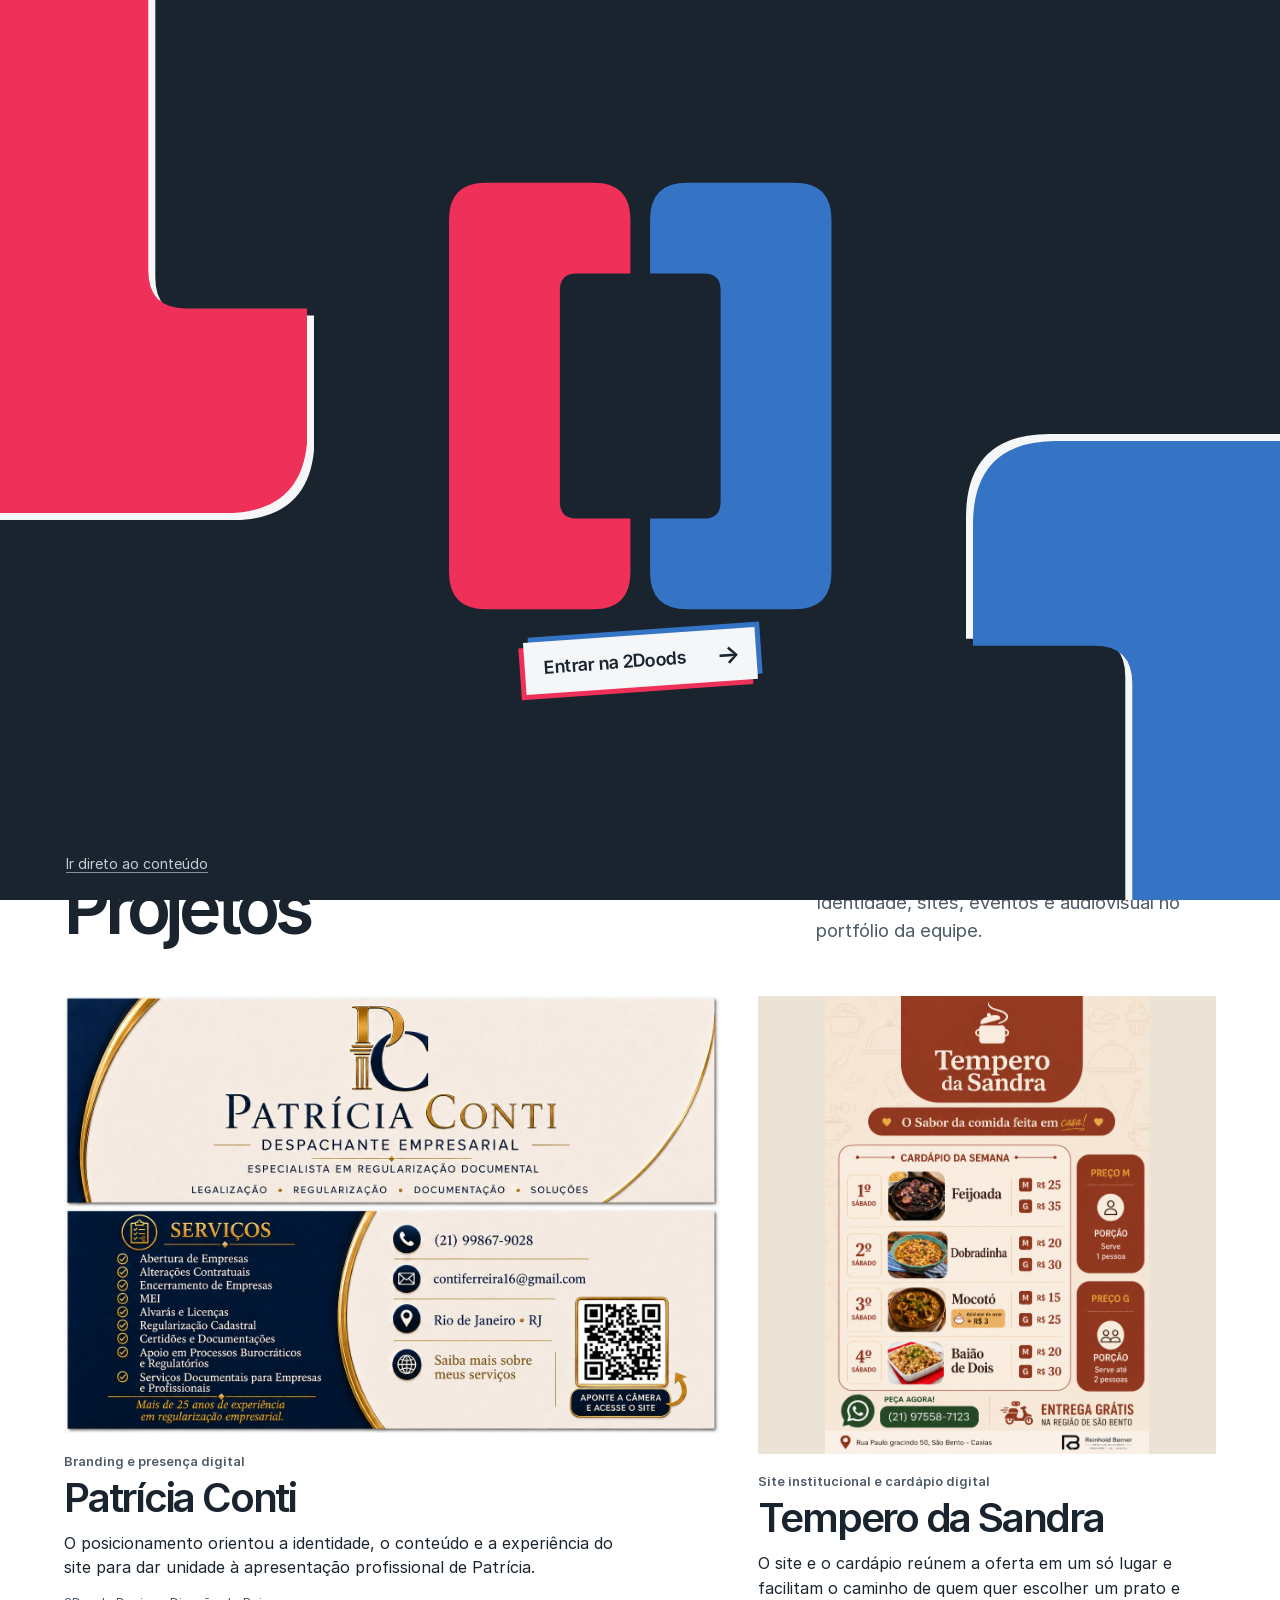
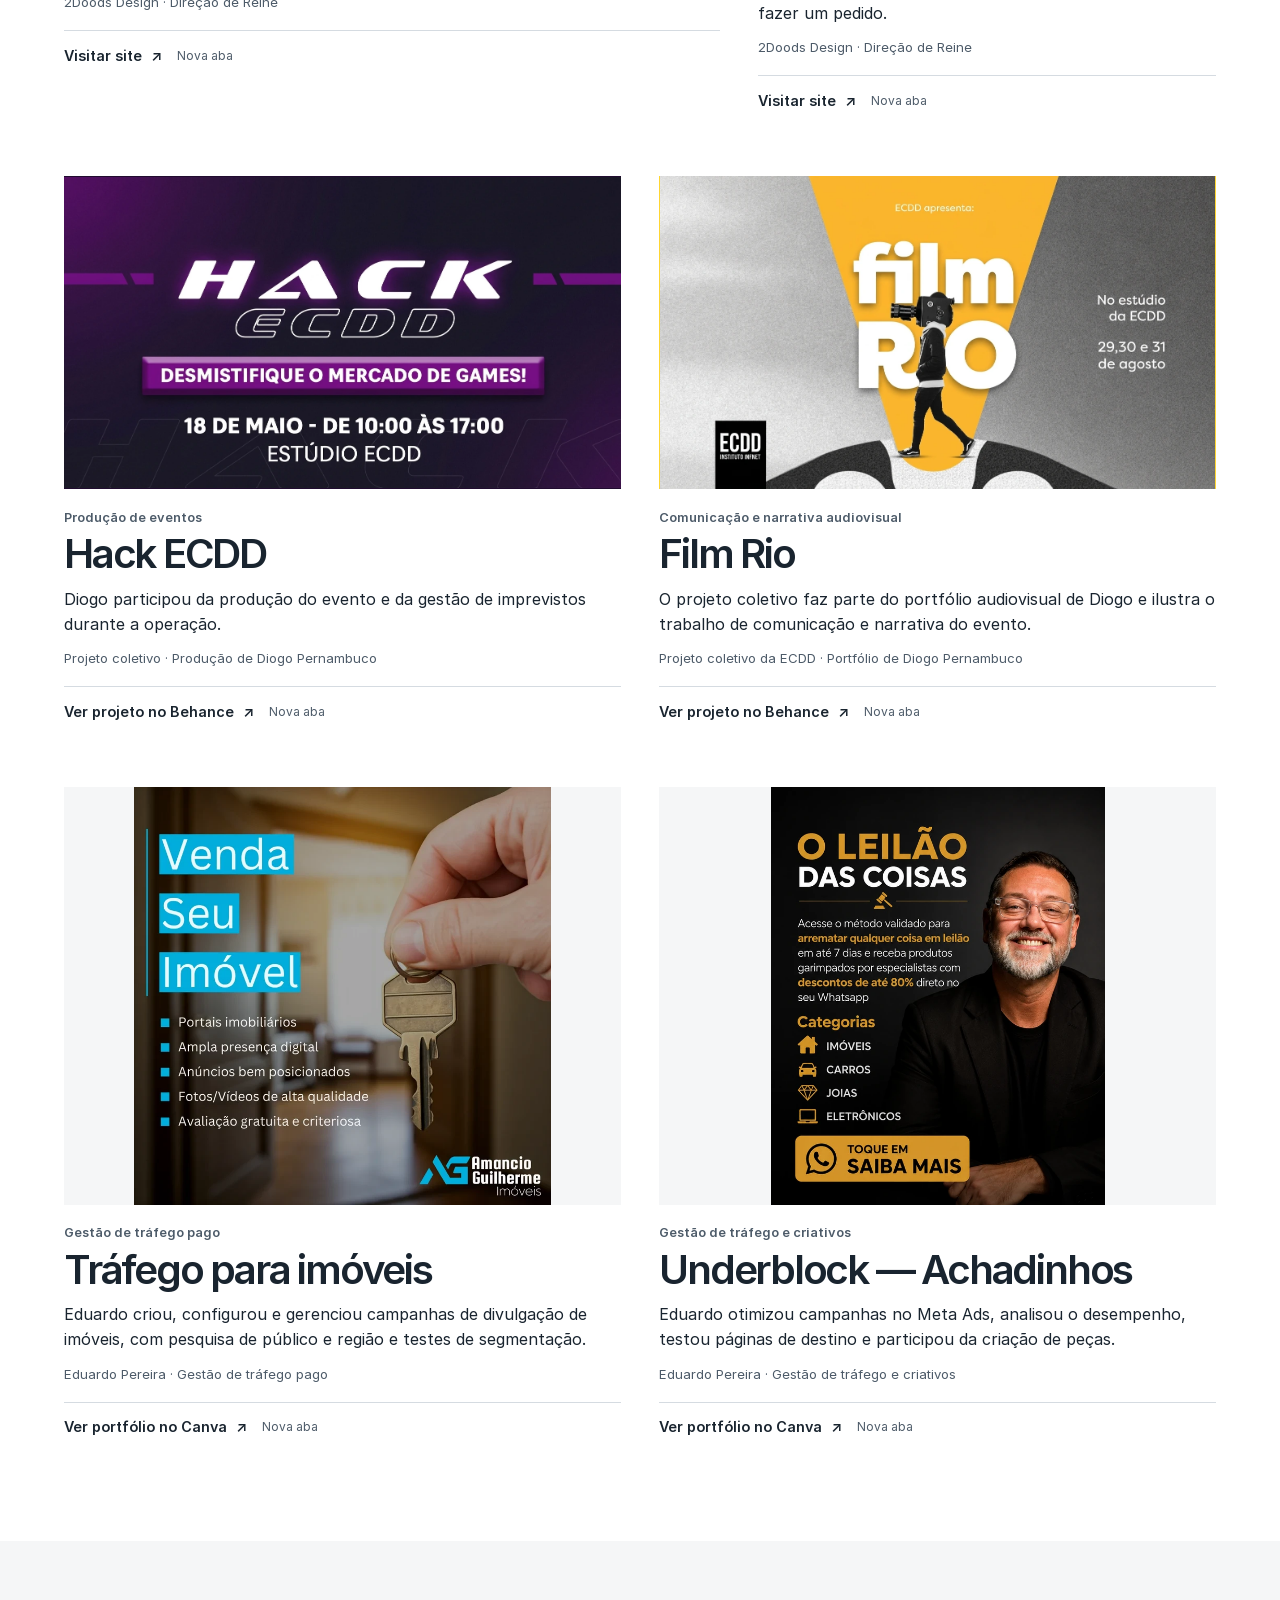
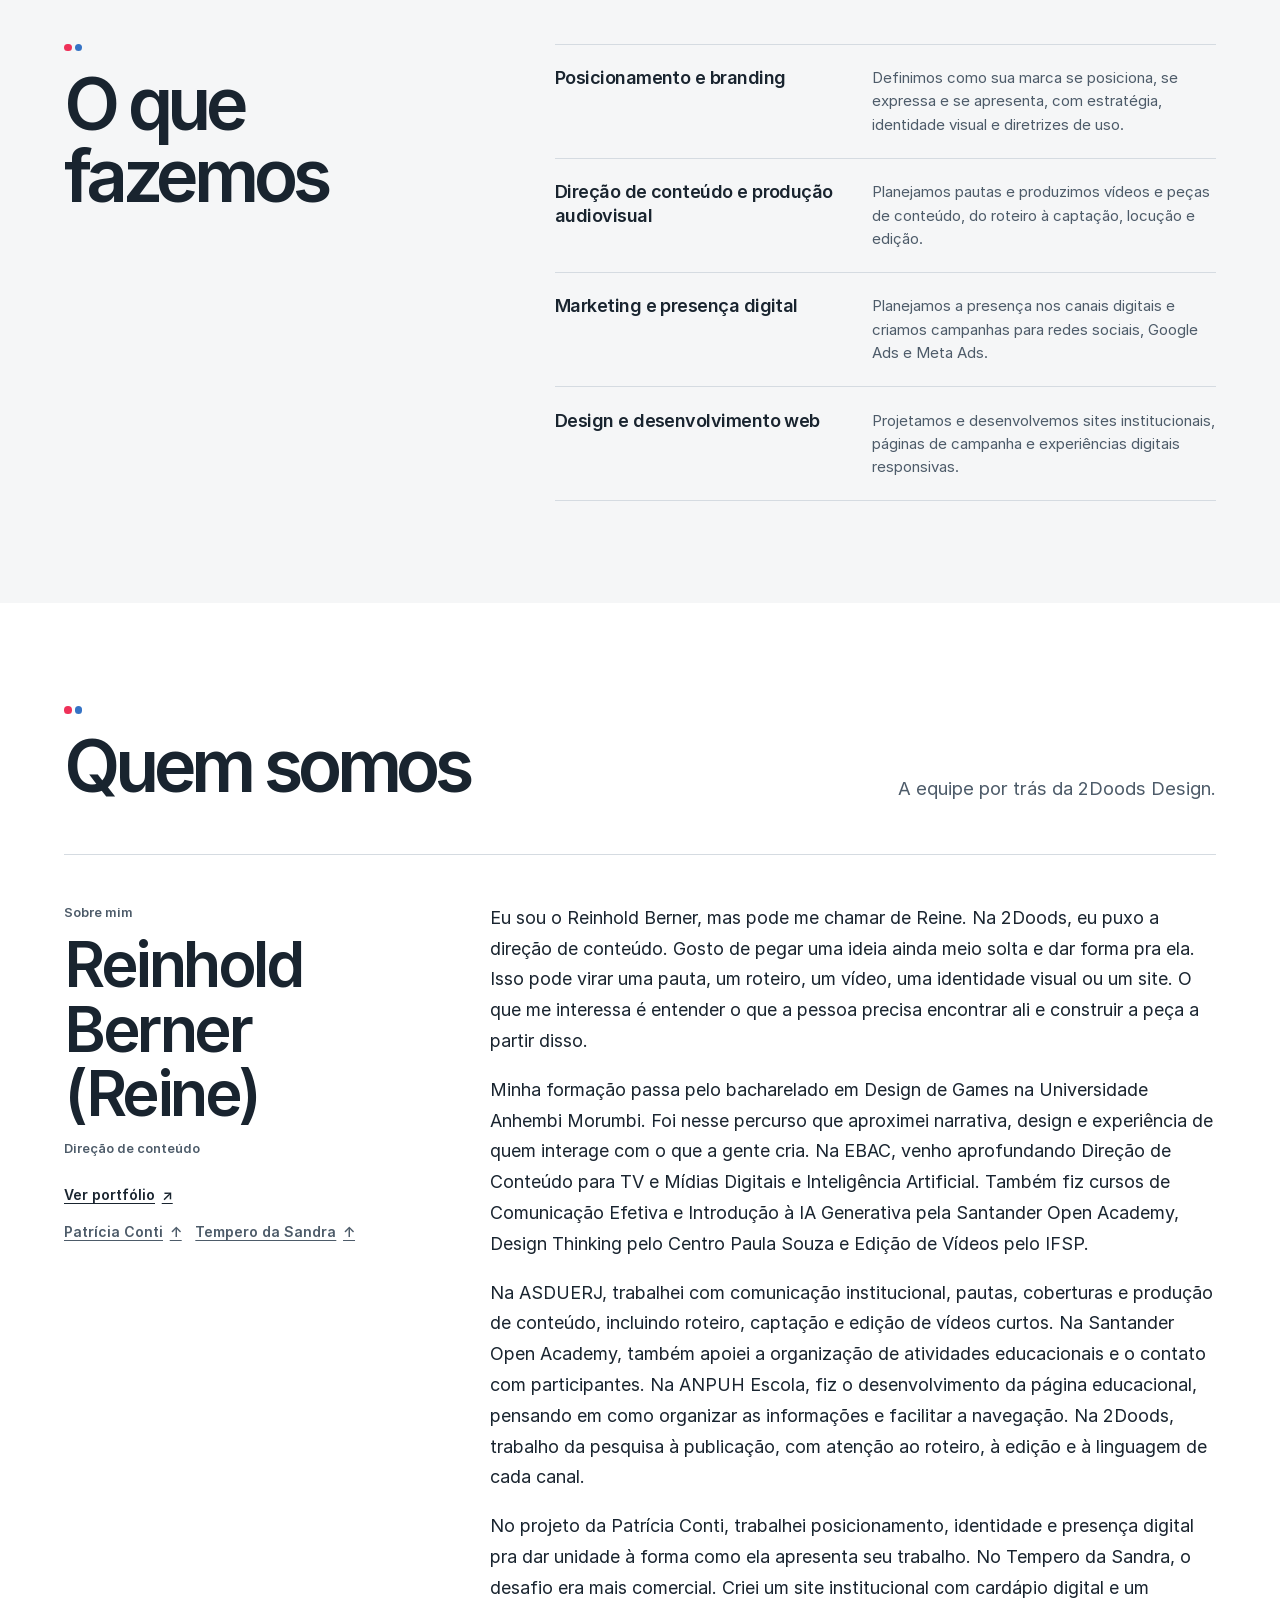
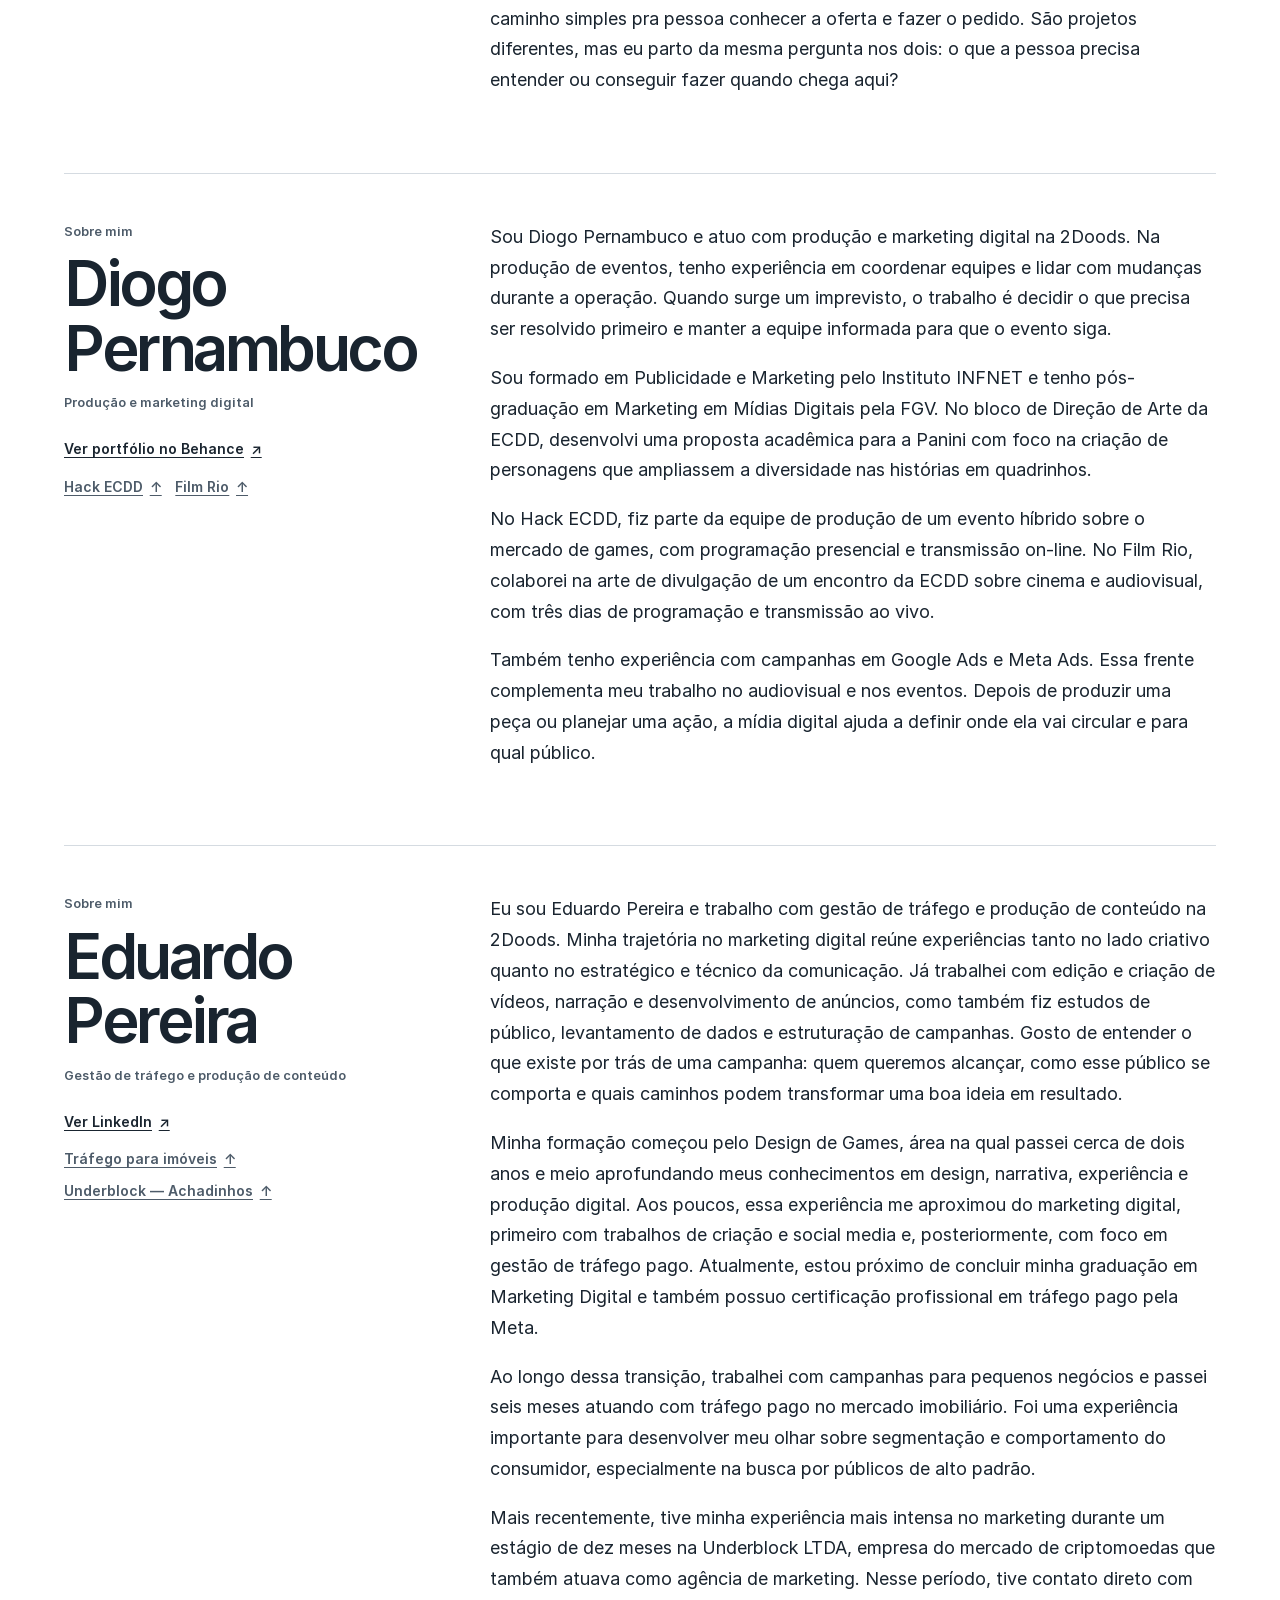
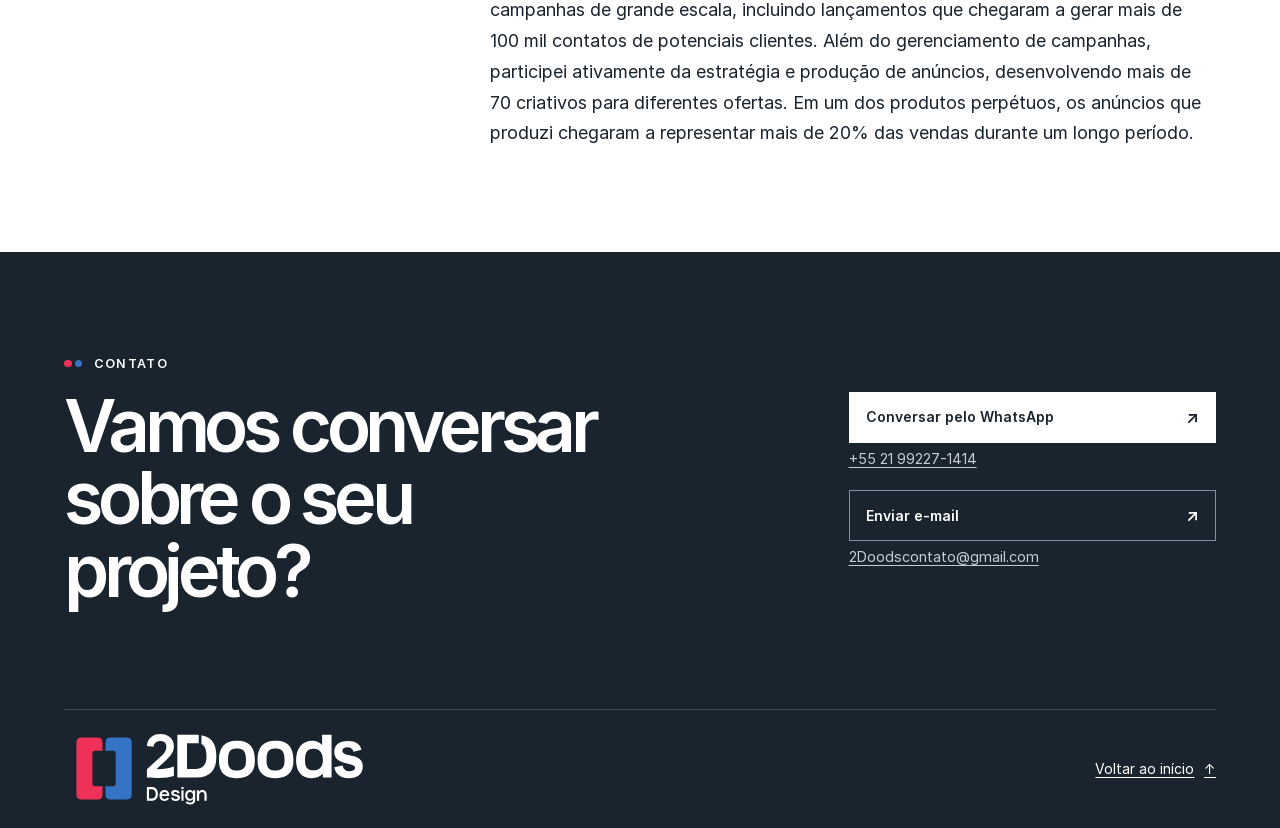
<file: index.html>
<!doctype html>
<html lang="pt-BR">
<head>
  <meta charset="utf-8">
  <meta name="viewport" content="width=device-width, initial-scale=1">
  <meta name="theme-color" content="#19242F">
  <meta name="description" content="A 2Doods Design é um estúdio criativo que desenvolve marcas, conteúdo e experiências digitais. Conheça a equipe e os projetos.">
  <title>2Doods Design — Direção de conteúdo, design e audiovisual</title>
  <link rel="icon" href="assets/brand/simbolo.svg" type="image/svg+xml">
  <link rel="preload" href="assets/brand/Inter-SemiBold.woff2" as="font" type="font/woff2" crossorigin>
  <link rel="stylesheet" href="site.css">
  <link rel="stylesheet" href="intro.css">
  <script src="intro.js"></script>
</head>
<body>
  <a class="atalho-conteudo" href="#conteudo">Ir direto ao conteúdo</a>
  <div class="abertura" id="abertura"></div>

  <div id="site">
    <header class="site-header">
      <div class="shell header-inner">
        <a class="home-link" href="#inicio" aria-label="2Doods Design, início">
          <img class="header-logo" src="assets/brand/logo-dark.svg" width="1660" height="470" alt="">
          <img class="header-symbol" src="assets/brand/simbolo.svg" width="420" height="460" alt="">
        </a>
        <nav aria-label="Menu principal">
          <ul class="nav-links">
            <li><a href="#projetos">Projetos</a></li>
            <li><a href="#o-que-fazemos">O que fazemos</a></li>
            <li><a href="#quem-somos">Quem somos</a></li>
            <li><a class="nav-contact" href="#contato">Contato <span aria-hidden="true">↗</span></a></li>
          </ul>
        </nav>
      </div>
    </header>

    <main id="conteudo" tabindex="-1">
      <section class="hero" id="inicio" aria-labelledby="titulo">
        <div class="shell hero-inner">
          <div class="hero-copy">
            <p class="kicker"><span class="brand-dots" aria-hidden="true"></span> Estúdio criativo</p>
            <h1 id="titulo">Direção de conteúdo, design e audiovisual</h1>
            <p class="hero-description">Somos a 2Doods Design. Desenvolvemos marcas, conteúdo e experiências digitais.</p>
            <div class="actions">
              <a class="button button-light" href="#projetos">Ver projetos <span aria-hidden="true">↓</span></a>
              <a class="button button-outline" href="#contato">Falar com a 2Doods <span aria-hidden="true">↗</span></a>
            </div>
          </div>
          <div class="hero-art" aria-hidden="true">
            <img src="assets/brand/simbolo.svg" width="420" height="460" alt="">
          </div>
        </div>
      </section>

      <section class="work section-pad" id="projetos" aria-labelledby="titulo-projetos" data-reveal>
        <div class="shell">
          <div class="section-heading work-heading">
            <h2 id="titulo-projetos"><span class="brand-dots" aria-hidden="true"></span>Projetos</h2>
            <p>Identidade, sites, eventos e audiovisual no portfólio da equipe.</p>
          </div>

          <div class="work-grid">
            <article class="project" id="patricia-conti" aria-labelledby="titulo-patricia">
              <a class="project-link" href="https://patriciacontilegalizacao.netlify.app" target="_blank" rel="noopener" aria-labelledby="titulo-patricia acao-patricia nova-aba-patricia">
                <figure class="project-media project-patricia">
                  <img src="assets/portfolio/patricia-conti.webp" width="1536" height="1024" alt="Identidade visual e apresentação de serviços de Patrícia Conti em azul e dourado" decoding="async">
                </figure>
                <div class="project-copy">
                  <p class="project-category">Branding e presença digital</p>
                  <h3 id="titulo-patricia">Patrícia Conti</h3>
                  <p>O posicionamento orientou a identidade, o conteúdo e a experiência do site para dar unidade à apresentação profissional de Patrícia.</p>
                  <p class="project-credit">2Doods Design · Direção de Reine</p>
                  <p class="project-action"><span class="project-cta" id="acao-patricia">Visitar site <span class="link-arrow" aria-hidden="true">↗</span></span><span class="new-tab" id="nova-aba-patricia">Nova aba</span></p>
                </div>
              </a>
            </article>

            <article class="project" id="tempero-da-sandra" aria-labelledby="titulo-tempero">
              <a class="project-link" href="https://tempero-da-sandra.netlify.app" target="_blank" rel="noopener" aria-labelledby="titulo-tempero acao-tempero nova-aba-tempero">
                <figure class="project-media project-tempero">
                  <img src="assets/portfolio/tempero-da-sandra.webp" width="1414" height="2000" alt="Cardápio semanal do Tempero da Sandra com fotos de pratos e orientações para fazer o pedido" decoding="async">
                </figure>
                <div class="project-copy">
                  <p class="project-category">Site institucional e cardápio digital</p>
                  <h3 id="titulo-tempero">Tempero da Sandra</h3>
                  <p>O site e o cardápio reúnem a oferta em um só lugar e facilitam o caminho de quem quer escolher um prato e fazer um pedido.</p>
                  <p class="project-credit">2Doods Design · Direção de Reine</p>
                  <p class="project-action"><span class="project-cta" id="acao-tempero">Visitar site <span class="link-arrow" aria-hidden="true">↗</span></span><span class="new-tab" id="nova-aba-tempero">Nova aba</span></p>
                </div>
              </a>
            </article>

            <article class="project" id="hack-ecdd" aria-labelledby="titulo-hack">
              <a class="project-link" href="https://www.behance.net/gallery/171322139/EVENTO-HACK-ECDD" target="_blank" rel="noopener" aria-labelledby="titulo-hack acao-hack nova-aba-hack">
                <figure class="project-media project-hack">
                  <img src="assets/portfolio/hack-ecdd.webp" width="1375" height="768" alt="Peça de divulgação do Hack ECDD em fundo roxo" loading="lazy" decoding="async">
                </figure>
                <div class="project-copy">
                  <p class="project-category">Produção de eventos</p>
                  <h3 id="titulo-hack">Hack ECDD</h3>
                  <p>Diogo participou da produção do evento e da gestão de imprevistos durante a operação.</p>
                  <p class="project-credit">Projeto coletivo · Produção de Diogo Pernambuco</p>
                  <p class="project-action"><span class="project-cta" id="acao-hack">Ver projeto no Behance <span class="link-arrow" aria-hidden="true">↗</span></span><span class="new-tab" id="nova-aba-hack">Nova aba</span></p>
                </div>
              </a>
            </article>

            <article class="project" id="film-rio" aria-labelledby="titulo-film">
              <a class="project-link" href="https://www.behance.net/gallery/182492529/Film-Rio" target="_blank" rel="noopener" aria-labelledby="titulo-film acao-film nova-aba-film">
                <figure class="project-media project-film">
                  <img src="assets/portfolio/film-rio.webp" width="1361" height="768" alt="Peça de divulgação do Film Rio em amarelo e cinza, com a marca da ECDD" loading="lazy" decoding="async">
                </figure>
                <div class="project-copy">
                  <p class="project-category">Comunicação e narrativa audiovisual</p>
                  <h3 id="titulo-film">Film Rio</h3>
                  <p>O projeto coletivo faz parte do portfólio audiovisual de Diogo e ilustra o trabalho de comunicação e narrativa do evento.</p>
                  <p class="project-credit">Projeto coletivo da ECDD · Portfólio de Diogo Pernambuco</p>
                  <p class="project-action"><span class="project-cta" id="acao-film">Ver projeto no Behance <span class="link-arrow" aria-hidden="true">↗</span></span><span class="new-tab" id="nova-aba-film">Nova aba</span></p>
                </div>
              </a>
            </article>

            <article class="project project-eduardo" id="trafego-para-imoveis" aria-labelledby="titulo-trafego">
              <a class="project-link" href="https://www.canva.com/design/DAHbGCrye1s/fLc60XoE1v8DyIJEagCycA/edit" target="_blank" rel="noopener" aria-labelledby="titulo-trafego acao-trafego nova-aba-trafego">
                <figure class="project-media project-trafego">
                  <img src="assets/portfolio/trafego-para-imoveis.webp" width="800" height="800" alt="Anúncio Venda Seu Imóvel da Amancio Guilherme Imóveis, com uma mão segurando chaves" loading="lazy" decoding="async">
                </figure>
                <div class="project-copy">
                  <p class="project-category">Gestão de tráfego pago</p>
                  <h3 id="titulo-trafego">Tráfego para imóveis</h3>
                  <p>Eduardo criou, configurou e gerenciou campanhas de divulgação de imóveis, com pesquisa de público e região e testes de segmentação.</p>
                  <p class="project-credit">Eduardo Pereira · Gestão de tráfego pago</p>
                  <p class="project-action"><span class="project-cta" id="acao-trafego">Ver portfólio no Canva <span class="link-arrow" aria-hidden="true">↗</span></span><span class="new-tab" id="nova-aba-trafego">Nova aba</span></p>
                </div>
              </a>
            </article>

            <article class="project project-eduardo" id="underblock-achadinhos" aria-labelledby="titulo-underblock">
              <a class="project-link" href="https://www.canva.com/design/DAHbGCrye1s/fLc60XoE1v8DyIJEagCycA/edit" target="_blank" rel="noopener" aria-labelledby="titulo-underblock acao-underblock nova-aba-underblock">
                <figure class="project-media project-underblock">
                  <img src="assets/portfolio/underblock-achadinhos.webp" width="640" height="800" alt="Peça de campanha de Underblock — Achadinhos, com um apresentador e texto sobre o produto" loading="lazy" decoding="async">
                </figure>
                <div class="project-copy">
                  <p class="project-category">Gestão de tráfego e criativos</p>
                  <h3 id="titulo-underblock">Underblock — Achadinhos</h3>
                  <p>Eduardo otimizou campanhas no Meta Ads, analisou o desempenho, testou páginas de destino e participou da criação de peças.</p>
                  <p class="project-credit">Eduardo Pereira · Gestão de tráfego e criativos</p>
                  <p class="project-action"><span class="project-cta" id="acao-underblock">Ver portfólio no Canva <span class="link-arrow" aria-hidden="true">↗</span></span><span class="new-tab" id="nova-aba-underblock">Nova aba</span></p>
                </div>
              </a>
            </article>
          </div>
        </div>
      </section>

      <section class="services section-pad" id="o-que-fazemos" aria-labelledby="titulo-servicos" data-reveal>
        <div class="shell services-layout">
          <div class="section-heading">
            <h2 id="titulo-servicos"><span class="brand-dots" aria-hidden="true"></span>O que fazemos</h2>
          </div>
          <dl class="service-list">
            <div class="service">
              <dt>Posicionamento e branding</dt>
              <dd>Definimos como sua marca se posiciona, se expressa e se apresenta, com estratégia, identidade visual e diretrizes de uso.</dd>
            </div>
            <div class="service">
              <dt>Direção de conteúdo e produção audiovisual</dt>
              <dd>Planejamos pautas e produzimos vídeos e peças de conteúdo, do roteiro à captação, locução e edição.</dd>
            </div>
            <div class="service">
              <dt>Marketing e presença digital</dt>
              <dd>Planejamos a presença nos canais digitais e criamos campanhas para redes sociais, Google Ads e Meta Ads.</dd>
            </div>
            <div class="service">
              <dt>Design e desenvolvimento web</dt>
              <dd>Projetamos e desenvolvemos sites institucionais, páginas de campanha e experiências digitais responsivas.</dd>
            </div>
          </dl>
        </div>
      </section>

      <section class="team section-pad" id="quem-somos" aria-labelledby="titulo-equipe" data-reveal>
        <div class="shell">
          <div class="section-heading team-heading">
            <h2 id="titulo-equipe"><span class="brand-dots" aria-hidden="true"></span>Quem somos</h2>
            <p>A equipe por trás da 2Doods Design.</p>
          </div>
          <article class="person person-feature" id="reine" aria-labelledby="titulo-reine">
            <div class="person-heading">
              <p class="person-label">Sobre mim</p>
              <h3 id="titulo-reine">Reinhold Berner (Reine)</h3>
              <p class="person-role">Direção de conteúdo</p>
            </div>
            <div class="person-bio">
              <p>Eu sou o Reinhold Berner, mas pode me chamar de Reine. Na 2Doods, eu puxo a direção de conteúdo. Gosto de pegar uma ideia ainda meio solta e dar forma pra ela. Isso pode virar uma pauta, um roteiro, um vídeo, uma identidade visual ou um site. O que me interessa é entender o que a pessoa precisa encontrar ali e construir a peça a partir disso.</p>
              <p>Minha formação passa pelo bacharelado em Design de Games na Universidade Anhembi Morumbi. Foi nesse percurso que aproximei narrativa, design e experiência de quem interage com o que a gente cria. Na EBAC, venho aprofundando Direção de Conteúdo para TV e Mídias Digitais e Inteligência Artificial. Também fiz cursos de Comunicação Efetiva e Introdução à IA Generativa pela Santander Open Academy, Design Thinking pelo Centro Paula Souza e Edição de Vídeos pelo IFSP.</p>
              <p>Na ASDUERJ, trabalhei com comunicação institucional, pautas, coberturas e produção de conteúdo, incluindo roteiro, captação e edição de vídeos curtos. Na Santander Open Academy, também apoiei a organização de atividades educacionais e o contato com participantes. Na ANPUH Escola, fiz o desenvolvimento da página educacional, pensando em como organizar as informações e facilitar a navegação. Na 2Doods, trabalho da pesquisa à publicação, com atenção ao roteiro, à edição e à linguagem de cada canal.</p>
              <p>No projeto da Patrícia Conti, trabalhei posicionamento, identidade e presença digital pra dar unidade à forma como ela apresenta seu trabalho. No Tempero da Sandra, o desafio era mais comercial. Criei um site institucional com cardápio digital e um caminho simples pra pessoa conhecer a oferta e fazer o pedido. São projetos diferentes, mas eu parto da mesma pergunta nos dois: o que a pessoa precisa entender ou conseguir fazer quando chega aqui?</p>
            </div>
            <div class="person-links">
              <a class="person-link" href="https://k1ngberner.github.io/produ-o-portfolio/" target="_blank" rel="noopener" aria-label="Ver portfólio de Reine em nova aba">Ver portfólio <span class="link-arrow" aria-hidden="true">↗</span></a>
              <ul class="person-projects" aria-label="Projetos de Reine">
                <li><a class="person-link" href="#patricia-conti">Patrícia Conti <span class="link-arrow" aria-hidden="true">↑</span></a></li>
                <li><a class="person-link" href="#tempero-da-sandra">Tempero da Sandra <span class="link-arrow" aria-hidden="true">↑</span></a></li>
              </ul>
            </div>
          </article>
          <article class="person person-feature" id="diogo" aria-labelledby="titulo-diogo">
            <div class="person-heading">
              <p class="person-label">Sobre mim</p>
              <h3 id="titulo-diogo">Diogo Pernambuco</h3>
              <p class="person-role">Produção e marketing digital</p>
            </div>
            <div class="person-bio">
              <p>Sou Diogo Pernambuco e atuo com produção e marketing digital na 2Doods. Na produção de eventos, tenho experiência em coordenar equipes e lidar com mudanças durante a operação. Quando surge um imprevisto, o trabalho é decidir o que precisa ser resolvido primeiro e manter a equipe informada para que o evento siga.</p>
              <p>Sou formado em Publicidade e Marketing pelo Instituto INFNET e tenho pós-graduação em Marketing em Mídias Digitais pela FGV. No bloco de Direção de Arte da ECDD, desenvolvi uma proposta acadêmica para a Panini com foco na criação de personagens que ampliassem a diversidade nas histórias em quadrinhos.</p>
              <p>No Hack ECDD, fiz parte da equipe de produção de um evento híbrido sobre o mercado de games, com programação presencial e transmissão on-line. No Film Rio, colaborei na arte de divulgação de um encontro da ECDD sobre cinema e audiovisual, com três dias de programação e transmissão ao vivo.</p>
              <p>Também tenho experiência com campanhas em Google Ads e Meta Ads. Essa frente complementa meu trabalho no audiovisual e nos eventos. Depois de produzir uma peça ou planejar uma ação, a mídia digital ajuda a definir onde ela vai circular e para qual público.</p>
            </div>
            <div class="person-links">
              <a class="person-link" href="https://www.behance.net/diogoalmeida32" target="_blank" rel="noopener" aria-label="Ver portfólio de Diogo Pernambuco no Behance em nova aba">Ver portfólio no Behance <span class="link-arrow" aria-hidden="true">↗</span></a>
              <ul class="person-projects" aria-label="Projetos de Diogo Pernambuco">
                <li><a class="person-link" href="#hack-ecdd">Hack ECDD <span class="link-arrow" aria-hidden="true">↑</span></a></li>
                <li><a class="person-link" href="#film-rio">Film Rio <span class="link-arrow" aria-hidden="true">↑</span></a></li>
              </ul>
            </div>
          </article>
          <article class="person person-feature" id="eduardo" aria-labelledby="titulo-eduardo">
            <div class="person-heading">
              <p class="person-label">Sobre mim</p>
              <h3 id="titulo-eduardo">Eduardo Pereira</h3>
              <p class="person-role">Gestão de tráfego e produção de conteúdo</p>
            </div>
            <div class="person-bio">
              <p>Eu sou Eduardo Pereira e trabalho com gestão de tráfego e produção de conteúdo na 2Doods. Minha trajetória no marketing digital reúne experiências tanto no lado criativo quanto no estratégico e técnico da comunicação. Já trabalhei com edição e criação de vídeos, narração e desenvolvimento de anúncios, como também fiz estudos de público, levantamento de dados e estruturação de campanhas. Gosto de entender o que existe por trás de uma campanha: quem queremos alcançar, como esse público se comporta e quais caminhos podem transformar uma boa ideia em resultado.</p>
              <p>Minha formação começou pelo Design de Games, área na qual passei cerca de dois anos e meio aprofundando meus conhecimentos em design, narrativa, experiência e produção digital. Aos poucos, essa experiência me aproximou do marketing digital, primeiro com trabalhos de criação e social media e, posteriormente, com foco em gestão de tráfego pago. Atualmente, estou próximo de concluir minha graduação em Marketing Digital e também possuo certificação profissional em tráfego pago pela Meta.</p>
              <p>Ao longo dessa transição, trabalhei com campanhas para pequenos negócios e passei seis meses atuando com tráfego pago no mercado imobiliário. Foi uma experiência importante para desenvolver meu olhar sobre segmentação e comportamento do consumidor, especialmente na busca por públicos de alto padrão.</p>
              <p>Mais recentemente, tive minha experiência mais intensa no marketing durante um estágio de dez meses na Underblock LTDA, empresa do mercado de criptomoedas que também atuava como agência de marketing. Nesse período, tive contato direto com campanhas de grande escala, incluindo lançamentos que chegaram a gerar mais de 100 mil contatos de potenciais clientes. Além do gerenciamento de campanhas, participei ativamente da estratégia e produção de anúncios, desenvolvendo mais de 70 criativos para diferentes ofertas. Em um dos produtos perpétuos, os anúncios que produzi chegaram a representar mais de 20% das vendas durante um longo período.</p>
            </div>
            <div class="person-links">
              <a class="person-link" href="https://www.linkedin.com/in/oeduardopereira/" target="_blank" rel="noopener" aria-label="Ver LinkedIn de Eduardo Pereira em nova aba">Ver LinkedIn <span class="link-arrow" aria-hidden="true">↗</span></a>
              <ul class="person-projects" aria-label="Projetos de Eduardo Pereira">
                <li><a class="person-link" href="#trafego-para-imoveis">Tráfego para imóveis <span class="link-arrow" aria-hidden="true">↑</span></a></li>
                <li><a class="person-link" href="#underblock-achadinhos">Underblock — Achadinhos <span class="link-arrow" aria-hidden="true">↑</span></a></li>
              </ul>
            </div>
          </article>
        </div>
      </section>

      <section class="contact section-pad" id="contato" aria-labelledby="titulo-contato" data-reveal>
        <div class="shell contact-layout">
          <div>
            <p class="kicker"><span class="brand-dots" aria-hidden="true"></span> Contato</p>
            <h2 id="titulo-contato">Vamos conversar sobre o seu projeto?</h2>
          </div>
          <address class="contact-options">
            <div class="contact-option">
              <a class="button button-light" href="https://wa.me/5521992271414" target="_blank" rel="noopener noreferrer">Conversar pelo WhatsApp <span aria-hidden="true">↗</span></a>
              <a class="contact-detail" href="tel:+5521992271414">+55 21 99227-1414</a>
            </div>
            <div class="contact-option">
              <a class="button button-outline" href="mailto:2Doodscontato@gmail.com">Enviar e-mail <span aria-hidden="true">↗</span></a>
              <a class="contact-detail" href="mailto:2Doodscontato@gmail.com">2Doodscontato@gmail.com</a>
            </div>
          </address>
        </div>
      </section>
    </main>

    <footer class="site-footer">
      <div class="shell footer-inner">
        <img class="footer-logo" src="assets/brand/logo-dark.svg" width="1660" height="470" alt="2Doods Design">
        <img class="footer-symbol" src="assets/brand/simbolo.svg" width="420" height="460" alt="2Doods Design">
        <a href="#inicio">Voltar ao início <span aria-hidden="true">↑</span></a>
      </div>
    </footer>
  </div>
  <script>
    (() => {
      const header = document.querySelector('.site-header');
      const navigation = [...header.querySelectorAll('.nav-links a')].map((link) => ({
        link,
        section: document.getElementById(link.hash.slice(1)),
      }));
      let frame;

      function updateNavigation() {
        frame = undefined;
        const line = Math.max(header.offsetHeight + 32, window.innerHeight * .35);
        const atEnd = window.scrollY > 0 && window.scrollY + window.innerHeight >= document.documentElement.scrollHeight - 2;
        const current = atEnd ? navigation.at(-1) : navigation.findLast(({ section }) => section.getBoundingClientRect().top <= line);

        for (const item of navigation) {
          if (item === current) item.link.setAttribute('aria-current', 'location');
          else item.link.removeAttribute('aria-current');
        }
      }

      function requestUpdate() {
        if (frame === undefined) frame = requestAnimationFrame(updateNavigation);
      }

      window.addEventListener('scroll', requestUpdate, { passive: true });
      window.addEventListener('resize', requestUpdate);
      window.addEventListener('hashchange', requestUpdate);
      window.addEventListener('pageshow', requestUpdate);
      requestUpdate();

      const motion = window.matchMedia('(prefers-reduced-motion: reduce)');
      if (!('IntersectionObserver' in window) || motion.matches) return;

      const directTarget = document.querySelector(':target');
      const observer = new IntersectionObserver((entries) => {
        for (const { isIntersecting, target } of entries) {
          if (!isIntersecting) continue;
          observer.unobserve(target);
          if (motion.matches) continue;
          target.classList.add('section-entering');
          const [animation] = target.getAnimations();
          const finish = () => target.classList.remove('section-entering');
          if (animation) animation.finished.then(finish, finish);
          else finish();
        }
      }, { rootMargin: '0px 0px -10% 0px' });

      for (const section of document.querySelectorAll('[data-reveal]')) {
        if (!section.contains(directTarget)) observer.observe(section.querySelector('.shell'));
      }
    })();
  </script>
</body>
</html>
</file>
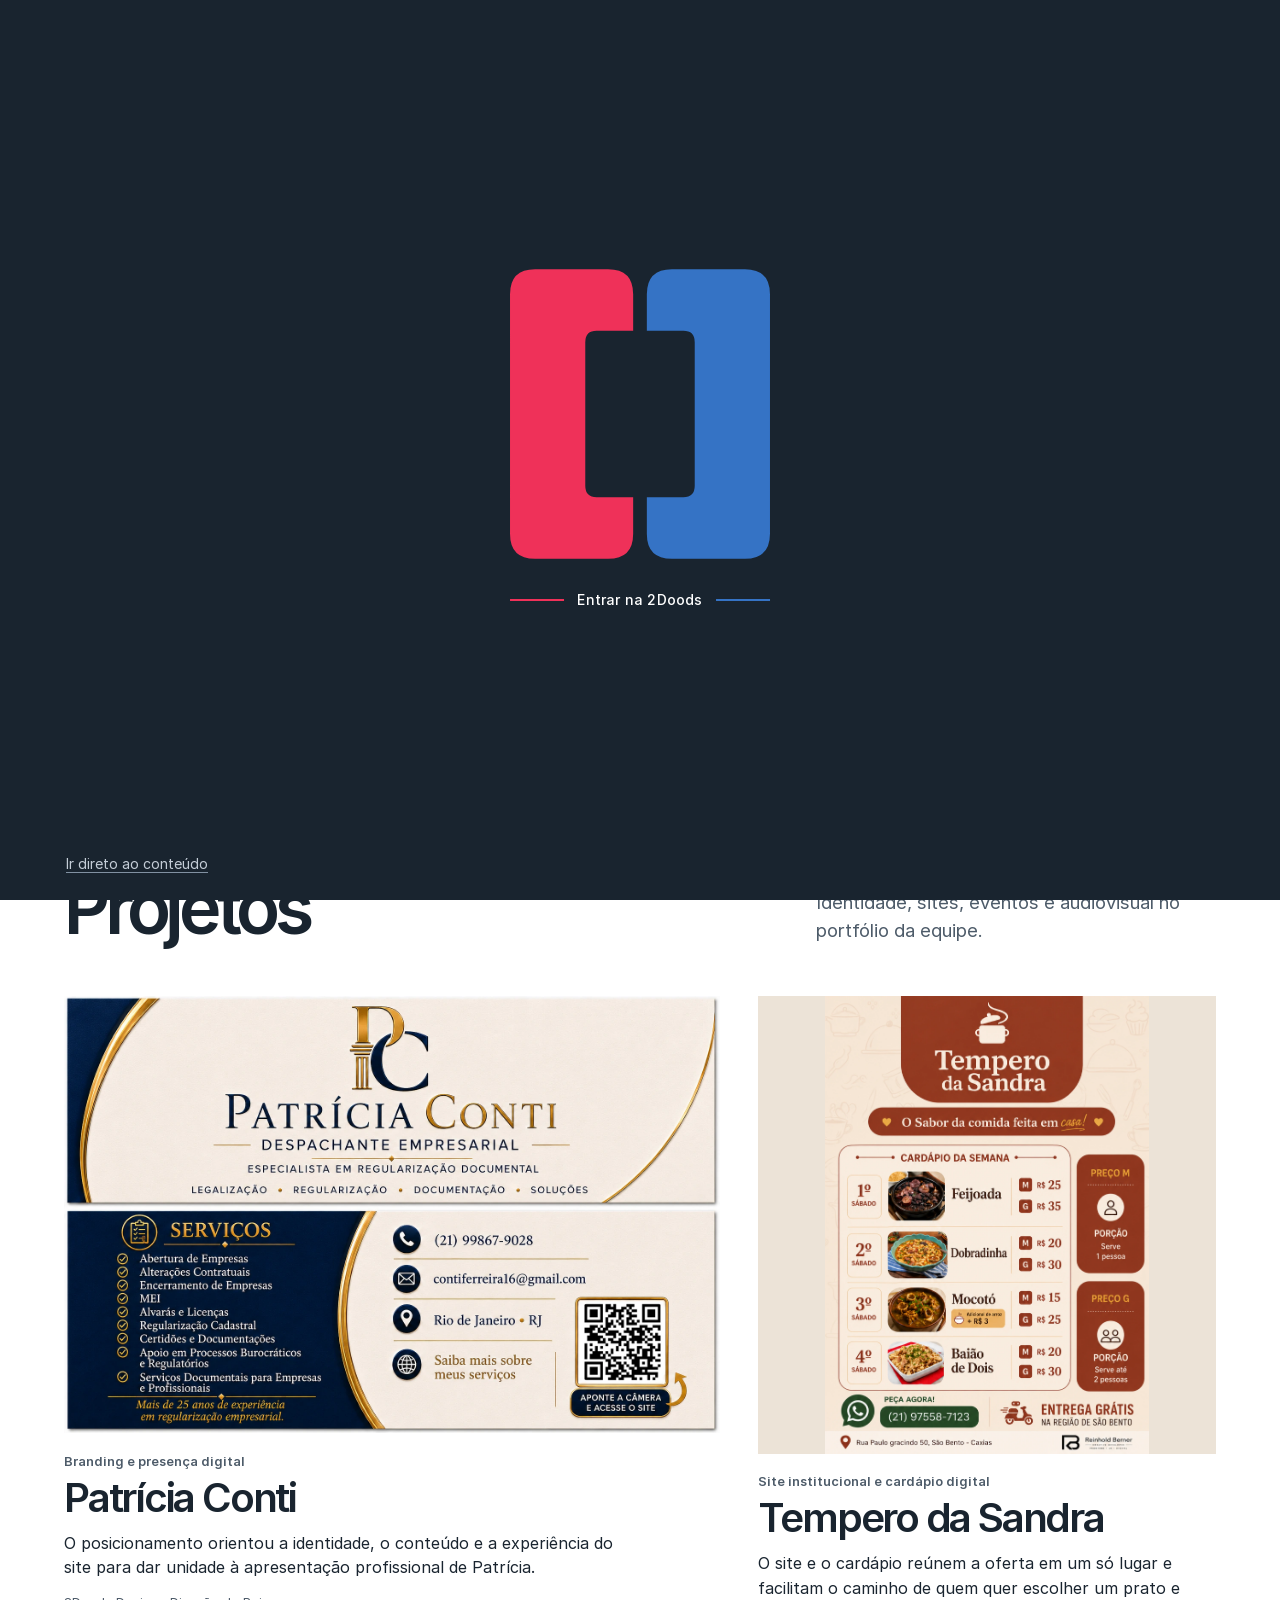
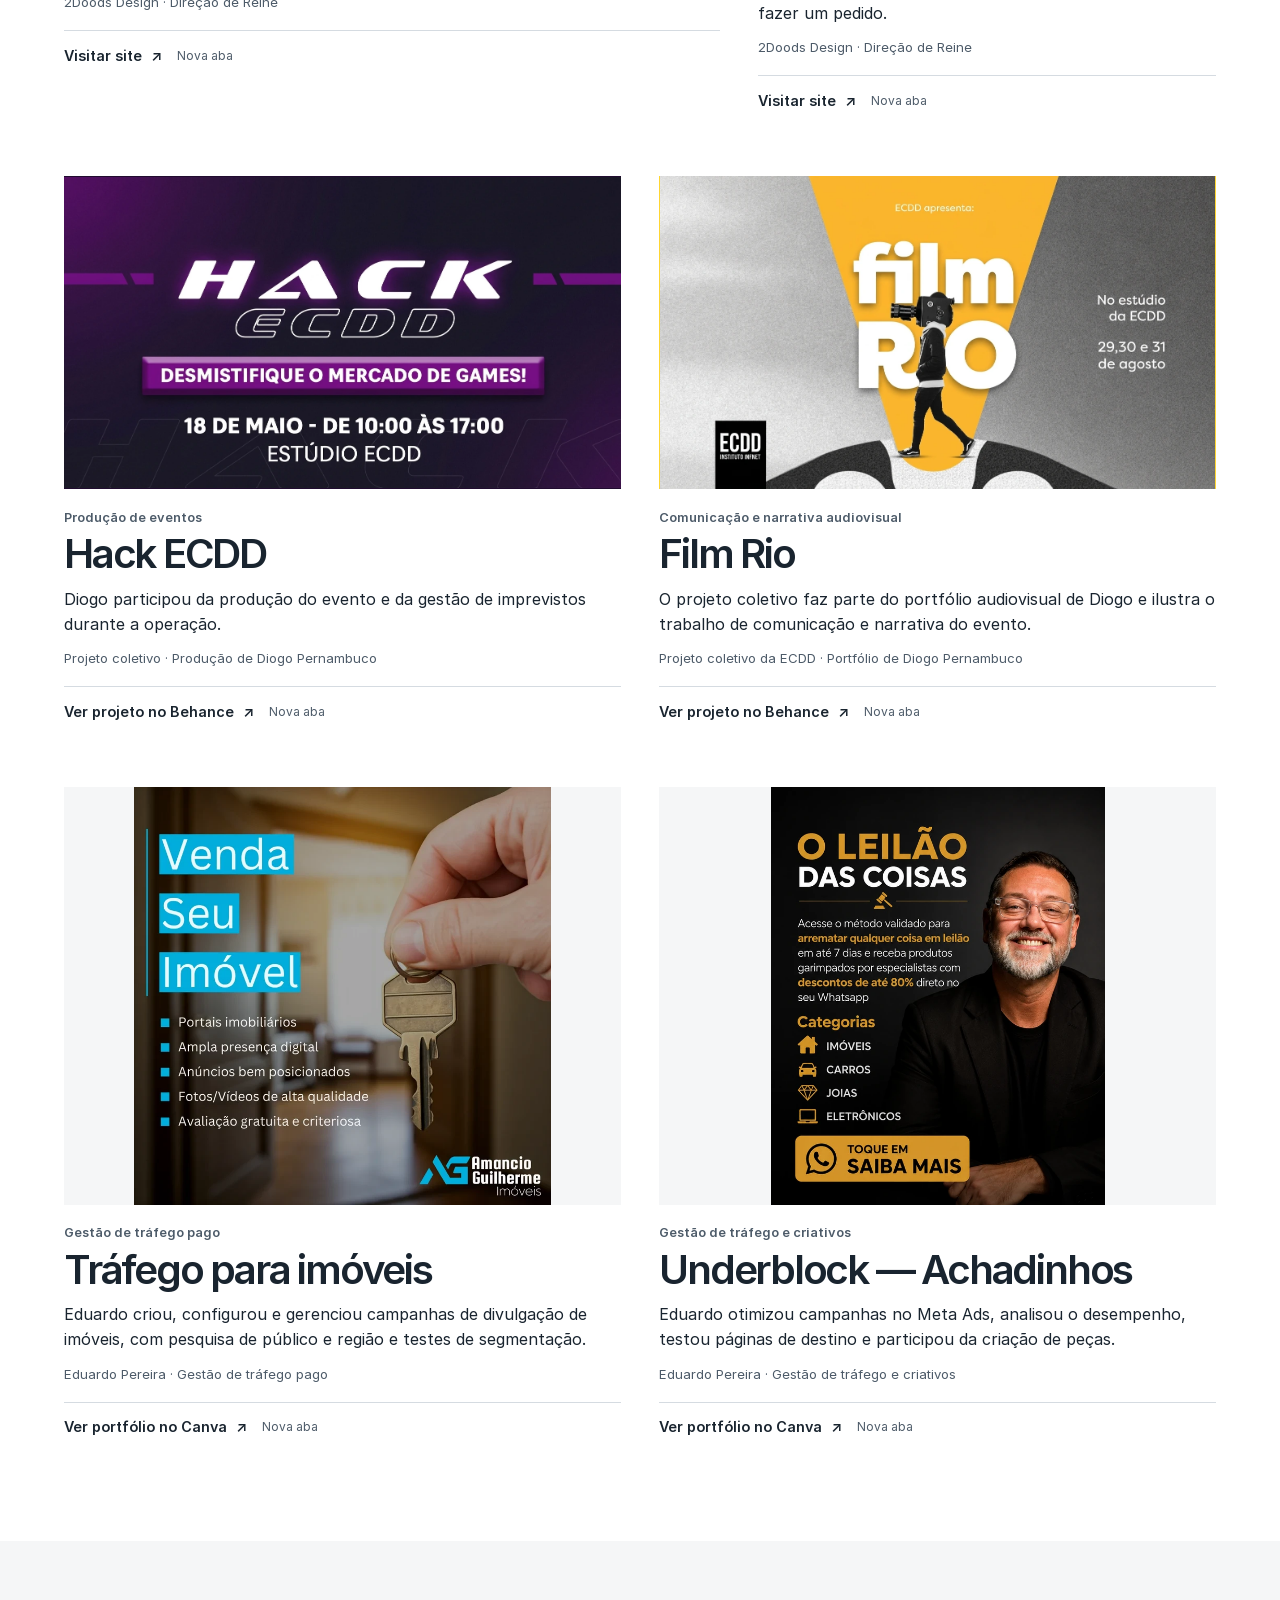
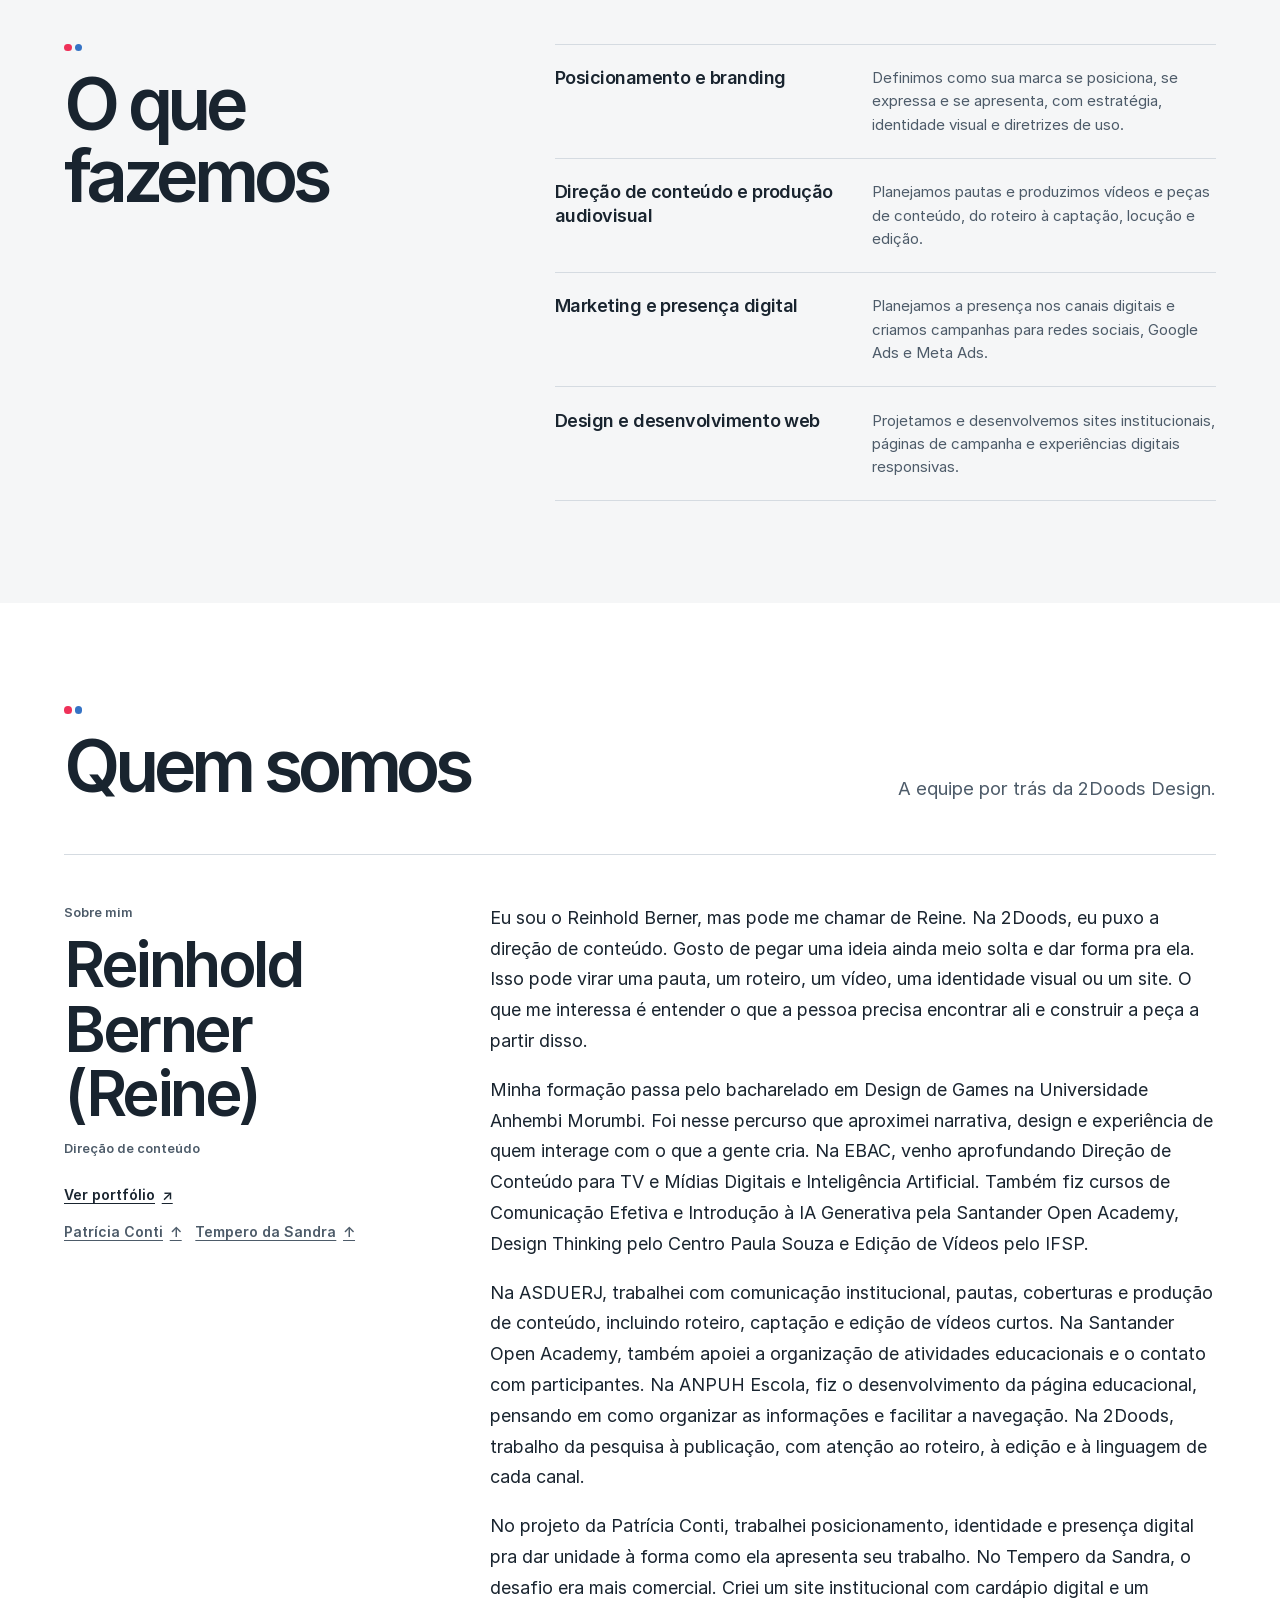
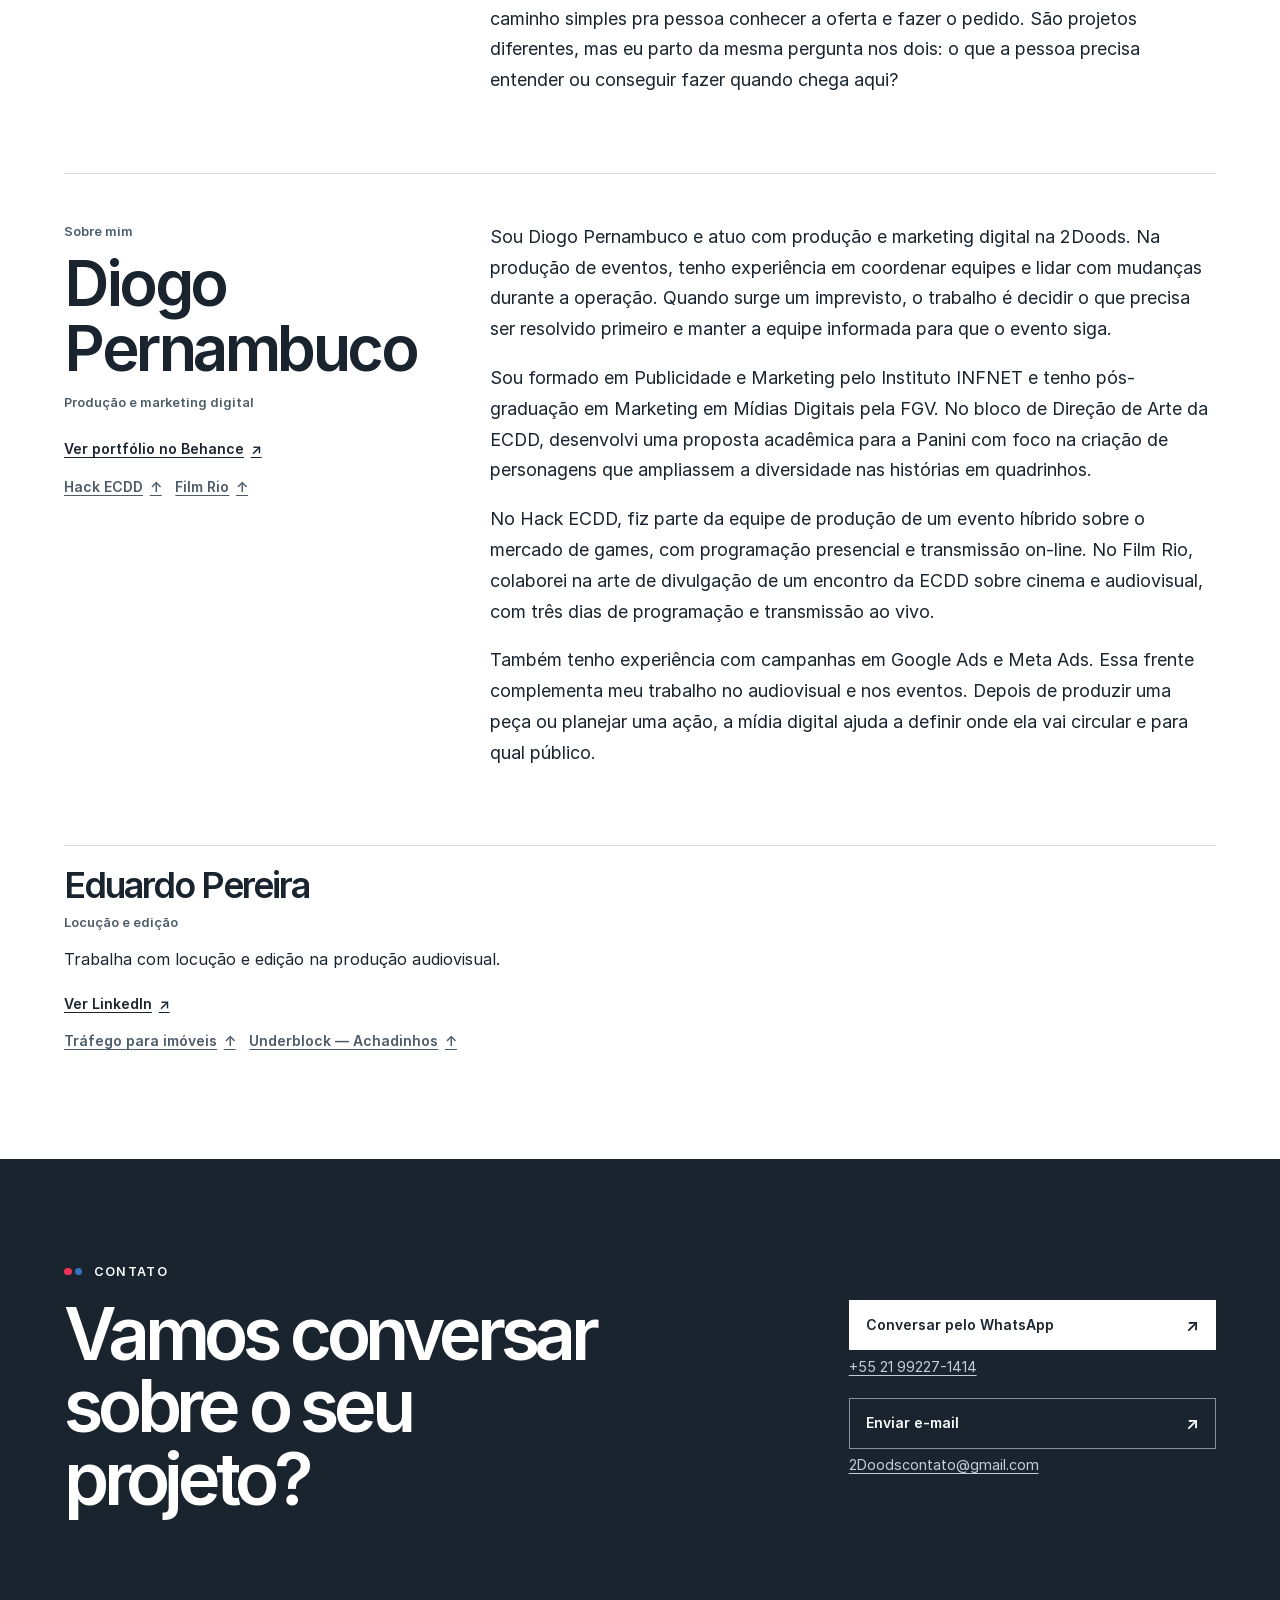
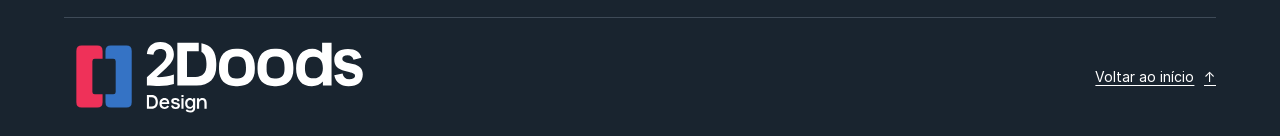
<file: 2Doods-Design-GitHub/index.html>
<!doctype html>
<html lang="pt-BR">
<head>
  <meta charset="utf-8">
  <meta name="viewport" content="width=device-width, initial-scale=1">
  <meta name="theme-color" content="#19242F">
  <meta name="description" content="A 2Doods Design é um estúdio criativo que desenvolve marcas, conteúdo e experiências digitais. Conheça a equipe e os projetos.">
  <title>2Doods Design — Direção de conteúdo, design e audiovisual</title>
  <link rel="icon" href="assets/brand/simbolo.svg" type="image/svg+xml">
  <link rel="preload" href="assets/brand/Inter-SemiBold.woff2" as="font" type="font/woff2" crossorigin>
  <link rel="stylesheet" href="site.css">
  <link rel="stylesheet" href="intro.css">
  <script src="intro.js"></script>
</head>
<body>
  <a class="atalho-conteudo" href="#conteudo">Ir direto ao conteúdo</a>
  <div class="abertura" id="abertura"></div>

  <div id="site">
    <header class="site-header">
      <div class="shell header-inner">
        <a class="home-link" href="#inicio" aria-label="2Doods Design, início">
          <img class="header-logo" src="assets/brand/logo-dark.svg" width="1660" height="470" alt="">
          <img class="header-symbol" src="assets/brand/simbolo.svg" width="420" height="460" alt="">
        </a>
        <nav aria-label="Menu principal">
          <ul class="nav-links">
            <li><a href="#projetos">Projetos</a></li>
            <li><a href="#o-que-fazemos">O que fazemos</a></li>
            <li><a href="#quem-somos">Quem somos</a></li>
            <li><a class="nav-contact" href="#contato">Contato <span aria-hidden="true">↗</span></a></li>
          </ul>
        </nav>
      </div>
    </header>

    <main id="conteudo" tabindex="-1">
      <section class="hero" id="inicio" aria-labelledby="titulo">
        <div class="shell hero-inner">
          <div class="hero-copy">
            <p class="kicker"><span class="brand-dots" aria-hidden="true"></span> Estúdio criativo</p>
            <h1 id="titulo">Direção de conteúdo, design e audiovisual</h1>
            <p class="hero-description">Somos a 2Doods Design. Desenvolvemos marcas, conteúdo e experiências digitais.</p>
            <div class="actions">
              <a class="button button-light" href="#projetos">Ver projetos <span aria-hidden="true">↓</span></a>
              <a class="button button-outline" href="#contato">Falar com a 2Doods <span aria-hidden="true">↗</span></a>
            </div>
          </div>
          <div class="hero-art" aria-hidden="true">
            <img src="assets/brand/simbolo.svg" width="420" height="460" alt="">
          </div>
        </div>
      </section>

      <section class="work section-pad" id="projetos" aria-labelledby="titulo-projetos" data-reveal>
        <div class="shell">
          <div class="section-heading work-heading">
            <h2 id="titulo-projetos"><span class="brand-dots" aria-hidden="true"></span>Projetos</h2>
            <p>Identidade, sites, eventos e audiovisual no portfólio da equipe.</p>
          </div>

          <div class="work-grid">
            <article class="project" id="patricia-conti" aria-labelledby="titulo-patricia">
              <a class="project-link" href="https://patriciacontilegalizacao.netlify.app" target="_blank" rel="noopener" aria-labelledby="titulo-patricia acao-patricia nova-aba-patricia">
                <figure class="project-media project-patricia">
                  <img src="assets/portfolio/patricia-conti.webp" width="1536" height="1024" alt="Identidade visual e apresentação de serviços de Patrícia Conti em azul e dourado" decoding="async">
                </figure>
                <div class="project-copy">
                  <p class="project-category">Branding e presença digital</p>
                  <h3 id="titulo-patricia">Patrícia Conti</h3>
                  <p>O posicionamento orientou a identidade, o conteúdo e a experiência do site para dar unidade à apresentação profissional de Patrícia.</p>
                  <p class="project-credit">2Doods Design · Direção de Reine</p>
                  <p class="project-action"><span class="project-cta" id="acao-patricia">Visitar site <span class="link-arrow" aria-hidden="true">↗</span></span><span class="new-tab" id="nova-aba-patricia">Nova aba</span></p>
                </div>
              </a>
            </article>

            <article class="project" id="tempero-da-sandra" aria-labelledby="titulo-tempero">
              <a class="project-link" href="https://tempero-da-sandra.netlify.app" target="_blank" rel="noopener" aria-labelledby="titulo-tempero acao-tempero nova-aba-tempero">
                <figure class="project-media project-tempero">
                  <img src="assets/portfolio/tempero-da-sandra.webp" width="1414" height="2000" alt="Cardápio semanal do Tempero da Sandra com fotos de pratos e orientações para fazer o pedido" decoding="async">
                </figure>
                <div class="project-copy">
                  <p class="project-category">Site institucional e cardápio digital</p>
                  <h3 id="titulo-tempero">Tempero da Sandra</h3>
                  <p>O site e o cardápio reúnem a oferta em um só lugar e facilitam o caminho de quem quer escolher um prato e fazer um pedido.</p>
                  <p class="project-credit">2Doods Design · Direção de Reine</p>
                  <p class="project-action"><span class="project-cta" id="acao-tempero">Visitar site <span class="link-arrow" aria-hidden="true">↗</span></span><span class="new-tab" id="nova-aba-tempero">Nova aba</span></p>
                </div>
              </a>
            </article>

            <article class="project" id="hack-ecdd" aria-labelledby="titulo-hack">
              <a class="project-link" href="https://www.behance.net/gallery/171322139/EVENTO-HACK-ECDD" target="_blank" rel="noopener" aria-labelledby="titulo-hack acao-hack nova-aba-hack">
                <figure class="project-media project-hack">
                  <img src="assets/portfolio/hack-ecdd.webp" width="1375" height="768" alt="Peça de divulgação do Hack ECDD em fundo roxo" loading="lazy" decoding="async">
                </figure>
                <div class="project-copy">
                  <p class="project-category">Produção de eventos</p>
                  <h3 id="titulo-hack">Hack ECDD</h3>
                  <p>Diogo participou da produção do evento e da gestão de imprevistos durante a operação.</p>
                  <p class="project-credit">Projeto coletivo · Produção de Diogo Pernambuco</p>
                  <p class="project-action"><span class="project-cta" id="acao-hack">Ver projeto no Behance <span class="link-arrow" aria-hidden="true">↗</span></span><span class="new-tab" id="nova-aba-hack">Nova aba</span></p>
                </div>
              </a>
            </article>

            <article class="project" id="film-rio" aria-labelledby="titulo-film">
              <a class="project-link" href="https://www.behance.net/gallery/182492529/Film-Rio" target="_blank" rel="noopener" aria-labelledby="titulo-film acao-film nova-aba-film">
                <figure class="project-media project-film">
                  <img src="assets/portfolio/film-rio.webp" width="1361" height="768" alt="Peça de divulgação do Film Rio em amarelo e cinza, com a marca da ECDD" loading="lazy" decoding="async">
                </figure>
                <div class="project-copy">
                  <p class="project-category">Comunicação e narrativa audiovisual</p>
                  <h3 id="titulo-film">Film Rio</h3>
                  <p>O projeto coletivo faz parte do portfólio audiovisual de Diogo e ilustra o trabalho de comunicação e narrativa do evento.</p>
                  <p class="project-credit">Projeto coletivo da ECDD · Portfólio de Diogo Pernambuco</p>
                  <p class="project-action"><span class="project-cta" id="acao-film">Ver projeto no Behance <span class="link-arrow" aria-hidden="true">↗</span></span><span class="new-tab" id="nova-aba-film">Nova aba</span></p>
                </div>
              </a>
            </article>

            <article class="project project-eduardo" id="trafego-para-imoveis" aria-labelledby="titulo-trafego">
              <a class="project-link" href="https://www.canva.com/design/DAHbGCrye1s/fLc60XoE1v8DyIJEagCycA/edit" target="_blank" rel="noopener" aria-labelledby="titulo-trafego acao-trafego nova-aba-trafego">
                <figure class="project-media project-trafego">
                  <img src="assets/portfolio/trafego-para-imoveis.webp" width="800" height="800" alt="Anúncio Venda Seu Imóvel da Amancio Guilherme Imóveis, com uma mão segurando chaves" loading="lazy" decoding="async">
                </figure>
                <div class="project-copy">
                  <p class="project-category">Gestão de tráfego pago</p>
                  <h3 id="titulo-trafego">Tráfego para imóveis</h3>
                  <p>Eduardo criou, configurou e gerenciou campanhas de divulgação de imóveis, com pesquisa de público e região e testes de segmentação.</p>
                  <p class="project-credit">Eduardo Pereira · Gestão de tráfego pago</p>
                  <p class="project-action"><span class="project-cta" id="acao-trafego">Ver portfólio no Canva <span class="link-arrow" aria-hidden="true">↗</span></span><span class="new-tab" id="nova-aba-trafego">Nova aba</span></p>
                </div>
              </a>
            </article>

            <article class="project project-eduardo" id="underblock-achadinhos" aria-labelledby="titulo-underblock">
              <a class="project-link" href="https://www.canva.com/design/DAHbGCrye1s/fLc60XoE1v8DyIJEagCycA/edit" target="_blank" rel="noopener" aria-labelledby="titulo-underblock acao-underblock nova-aba-underblock">
                <figure class="project-media project-underblock">
                  <img src="assets/portfolio/underblock-achadinhos.webp" width="640" height="800" alt="Peça de campanha de Underblock — Achadinhos, com um apresentador e texto sobre o produto" loading="lazy" decoding="async">
                </figure>
                <div class="project-copy">
                  <p class="project-category">Gestão de tráfego e criativos</p>
                  <h3 id="titulo-underblock">Underblock — Achadinhos</h3>
                  <p>Eduardo otimizou campanhas no Meta Ads, analisou o desempenho, testou páginas de destino e participou da criação de peças.</p>
                  <p class="project-credit">Eduardo Pereira · Gestão de tráfego e criativos</p>
                  <p class="project-action"><span class="project-cta" id="acao-underblock">Ver portfólio no Canva <span class="link-arrow" aria-hidden="true">↗</span></span><span class="new-tab" id="nova-aba-underblock">Nova aba</span></p>
                </div>
              </a>
            </article>
          </div>
        </div>
      </section>

      <section class="services section-pad" id="o-que-fazemos" aria-labelledby="titulo-servicos" data-reveal>
        <div class="shell services-layout">
          <div class="section-heading">
            <h2 id="titulo-servicos"><span class="brand-dots" aria-hidden="true"></span>O que fazemos</h2>
          </div>
          <dl class="service-list">
            <div class="service">
              <dt>Posicionamento e branding</dt>
              <dd>Definimos como sua marca se posiciona, se expressa e se apresenta, com estratégia, identidade visual e diretrizes de uso.</dd>
            </div>
            <div class="service">
              <dt>Direção de conteúdo e produção audiovisual</dt>
              <dd>Planejamos pautas e produzimos vídeos e peças de conteúdo, do roteiro à captação, locução e edição.</dd>
            </div>
            <div class="service">
              <dt>Marketing e presença digital</dt>
              <dd>Planejamos a presença nos canais digitais e criamos campanhas para redes sociais, Google Ads e Meta Ads.</dd>
            </div>
            <div class="service">
              <dt>Design e desenvolvimento web</dt>
              <dd>Projetamos e desenvolvemos sites institucionais, páginas de campanha e experiências digitais responsivas.</dd>
            </div>
          </dl>
        </div>
      </section>

      <section class="team section-pad" id="quem-somos" aria-labelledby="titulo-equipe" data-reveal>
        <div class="shell">
          <div class="section-heading team-heading">
            <h2 id="titulo-equipe"><span class="brand-dots" aria-hidden="true"></span>Quem somos</h2>
            <p>A equipe por trás da 2Doods Design.</p>
          </div>
          <article class="person person-feature" id="reine" aria-labelledby="titulo-reine">
            <div class="person-heading">
              <p class="person-label">Sobre mim</p>
              <h3 id="titulo-reine">Reinhold Berner (Reine)</h3>
              <p class="person-role">Direção de conteúdo</p>
            </div>
            <div class="person-bio">
              <p>Eu sou o Reinhold Berner, mas pode me chamar de Reine. Na 2Doods, eu puxo a direção de conteúdo. Gosto de pegar uma ideia ainda meio solta e dar forma pra ela. Isso pode virar uma pauta, um roteiro, um vídeo, uma identidade visual ou um site. O que me interessa é entender o que a pessoa precisa encontrar ali e construir a peça a partir disso.</p>
              <p>Minha formação passa pelo bacharelado em Design de Games na Universidade Anhembi Morumbi. Foi nesse percurso que aproximei narrativa, design e experiência de quem interage com o que a gente cria. Na EBAC, venho aprofundando Direção de Conteúdo para TV e Mídias Digitais e Inteligência Artificial. Também fiz cursos de Comunicação Efetiva e Introdução à IA Generativa pela Santander Open Academy, Design Thinking pelo Centro Paula Souza e Edição de Vídeos pelo IFSP.</p>
              <p>Na ASDUERJ, trabalhei com comunicação institucional, pautas, coberturas e produção de conteúdo, incluindo roteiro, captação e edição de vídeos curtos. Na Santander Open Academy, também apoiei a organização de atividades educacionais e o contato com participantes. Na ANPUH Escola, fiz o desenvolvimento da página educacional, pensando em como organizar as informações e facilitar a navegação. Na 2Doods, trabalho da pesquisa à publicação, com atenção ao roteiro, à edição e à linguagem de cada canal.</p>
              <p>No projeto da Patrícia Conti, trabalhei posicionamento, identidade e presença digital pra dar unidade à forma como ela apresenta seu trabalho. No Tempero da Sandra, o desafio era mais comercial. Criei um site institucional com cardápio digital e um caminho simples pra pessoa conhecer a oferta e fazer o pedido. São projetos diferentes, mas eu parto da mesma pergunta nos dois: o que a pessoa precisa entender ou conseguir fazer quando chega aqui?</p>
            </div>
            <div class="person-links">
              <a class="person-link" href="https://k1ngberner.github.io/produ-o-portfolio/" target="_blank" rel="noopener" aria-label="Ver portfólio de Reine em nova aba">Ver portfólio <span class="link-arrow" aria-hidden="true">↗</span></a>
              <ul class="person-projects" aria-label="Projetos de Reine">
                <li><a class="person-link" href="#patricia-conti">Patrícia Conti <span class="link-arrow" aria-hidden="true">↑</span></a></li>
                <li><a class="person-link" href="#tempero-da-sandra">Tempero da Sandra <span class="link-arrow" aria-hidden="true">↑</span></a></li>
              </ul>
            </div>
          </article>
          <article class="person person-feature" id="diogo" aria-labelledby="titulo-diogo">
            <div class="person-heading">
              <p class="person-label">Sobre mim</p>
              <h3 id="titulo-diogo">Diogo Pernambuco</h3>
              <p class="person-role">Produção e marketing digital</p>
            </div>
            <div class="person-bio">
              <p>Sou Diogo Pernambuco e atuo com produção e marketing digital na 2Doods. Na produção de eventos, tenho experiência em coordenar equipes e lidar com mudanças durante a operação. Quando surge um imprevisto, o trabalho é decidir o que precisa ser resolvido primeiro e manter a equipe informada para que o evento siga.</p>
              <p>Sou formado em Publicidade e Marketing pelo Instituto INFNET e tenho pós-graduação em Marketing em Mídias Digitais pela FGV. No bloco de Direção de Arte da ECDD, desenvolvi uma proposta acadêmica para a Panini com foco na criação de personagens que ampliassem a diversidade nas histórias em quadrinhos.</p>
              <p>No Hack ECDD, fiz parte da equipe de produção de um evento híbrido sobre o mercado de games, com programação presencial e transmissão on-line. No Film Rio, colaborei na arte de divulgação de um encontro da ECDD sobre cinema e audiovisual, com três dias de programação e transmissão ao vivo.</p>
              <p>Também tenho experiência com campanhas em Google Ads e Meta Ads. Essa frente complementa meu trabalho no audiovisual e nos eventos. Depois de produzir uma peça ou planejar uma ação, a mídia digital ajuda a definir onde ela vai circular e para qual público.</p>
            </div>
            <div class="person-links">
              <a class="person-link" href="https://www.behance.net/diogoalmeida32" target="_blank" rel="noopener" aria-label="Ver portfólio de Diogo Pernambuco no Behance em nova aba">Ver portfólio no Behance <span class="link-arrow" aria-hidden="true">↗</span></a>
              <ul class="person-projects" aria-label="Projetos de Diogo Pernambuco">
                <li><a class="person-link" href="#hack-ecdd">Hack ECDD <span class="link-arrow" aria-hidden="true">↑</span></a></li>
                <li><a class="person-link" href="#film-rio">Film Rio <span class="link-arrow" aria-hidden="true">↑</span></a></li>
              </ul>
            </div>
          </article>
          <article class="person" id="eduardo">
            <h3>Eduardo Pereira</h3>
            <p class="person-role">Locução e edição</p>
            <p>Trabalha com locução e edição na produção audiovisual.</p>
            <div class="person-links">
              <a class="person-link" href="https://www.linkedin.com/in/oeduardopereira/" target="_blank" rel="noopener" aria-label="Ver LinkedIn de Eduardo Pereira em nova aba">Ver LinkedIn <span class="link-arrow" aria-hidden="true">↗</span></a>
              <ul class="person-projects" aria-label="Projetos de Eduardo Pereira">
                <li><a class="person-link" href="#trafego-para-imoveis">Tráfego para imóveis <span class="link-arrow" aria-hidden="true">↑</span></a></li>
                <li><a class="person-link" href="#underblock-achadinhos">Underblock — Achadinhos <span class="link-arrow" aria-hidden="true">↑</span></a></li>
              </ul>
            </div>
          </article>
        </div>
      </section>

      <section class="contact section-pad" id="contato" aria-labelledby="titulo-contato" data-reveal>
        <div class="shell contact-layout">
          <div>
            <p class="kicker"><span class="brand-dots" aria-hidden="true"></span> Contato</p>
            <h2 id="titulo-contato">Vamos conversar sobre o seu projeto?</h2>
          </div>
          <address class="contact-options">
            <div class="contact-option">
              <a class="button button-light" href="https://wa.me/5521992271414" target="_blank" rel="noopener noreferrer">Conversar pelo WhatsApp <span aria-hidden="true">↗</span></a>
              <a class="contact-detail" href="tel:+5521992271414">+55 21 99227-1414</a>
            </div>
            <div class="contact-option">
              <a class="button button-outline" href="mailto:2Doodscontato@gmail.com">Enviar e-mail <span aria-hidden="true">↗</span></a>
              <a class="contact-detail" href="mailto:2Doodscontato@gmail.com">2Doodscontato@gmail.com</a>
            </div>
          </address>
        </div>
      </section>
    </main>

    <footer class="site-footer">
      <div class="shell footer-inner">
        <img class="footer-logo" src="assets/brand/logo-dark.svg" width="1660" height="470" alt="2Doods Design">
        <img class="footer-symbol" src="assets/brand/simbolo.svg" width="420" height="460" alt="2Doods Design">
        <a href="#inicio">Voltar ao início <span aria-hidden="true">↑</span></a>
      </div>
    </footer>
  </div>
  <script>
    (() => {
      const header = document.querySelector('.site-header');
      const navigation = [...header.querySelectorAll('.nav-links a')].map((link) => ({
        link,
        section: document.getElementById(link.hash.slice(1)),
      }));
      let frame;

      function updateNavigation() {
        frame = undefined;
        const line = Math.max(header.offsetHeight + 32, window.innerHeight * .35);
        const atEnd = window.scrollY > 0 && window.scrollY + window.innerHeight >= document.documentElement.scrollHeight - 2;
        const current = atEnd ? navigation.at(-1) : navigation.findLast(({ section }) => section.getBoundingClientRect().top <= line);

        for (const item of navigation) {
          if (item === current) item.link.setAttribute('aria-current', 'location');
          else item.link.removeAttribute('aria-current');
        }
      }

      function requestUpdate() {
        if (frame === undefined) frame = requestAnimationFrame(updateNavigation);
      }

      window.addEventListener('scroll', requestUpdate, { passive: true });
      window.addEventListener('resize', requestUpdate);
      window.addEventListener('hashchange', requestUpdate);
      window.addEventListener('pageshow', requestUpdate);
      requestUpdate();

      const motion = window.matchMedia('(prefers-reduced-motion: reduce)');
      if (!('IntersectionObserver' in window) || motion.matches) return;

      const directTarget = document.querySelector(':target');
      const observer = new IntersectionObserver((entries) => {
        for (const { isIntersecting, target } of entries) {
          if (!isIntersecting) continue;
          observer.unobserve(target);
          if (motion.matches) continue;
          target.classList.add('section-entering');
          const [animation] = target.getAnimations();
          const finish = () => target.classList.remove('section-entering');
          if (animation) animation.finished.then(finish, finish);
          else finish();
        }
      }, { rootMargin: '0px 0px -10% 0px' });

      for (const section of document.querySelectorAll('[data-reveal]')) {
        if (!section.contains(directTarget)) observer.observe(section.querySelector('.shell'));
      }
    })();
  </script>
</body>
</html>
</file>
<file: site.css>
@font-face {
  font-family: Inter;
  src: url("assets/brand/Inter-Regular.woff2") format("woff2");
  font-style: normal;
  font-weight: 400;
  font-display: swap;
}

@font-face {
  font-family: Inter;
  src: url("assets/brand/Inter-Medium.woff2") format("woff2");
  font-style: normal;
  font-weight: 500;
  font-display: swap;
}

@font-face {
  font-family: Inter;
  src: url("assets/brand/Inter-SemiBold.woff2") format("woff2");
  font-style: normal;
  font-weight: 600;
  font-display: swap;
}

:root {
  color-scheme: light;
  --ink: #19242f;
  --white: #ffffff;
  --surface: #f5f6f7;
  --coral: #ef3159;
  --blue: #3573c5;
  --muted: #4d5b69;
  --on-dark: #c4cdd7;
  --line: #d5dbe1;
  --line-dark: #3e4a57;
  --gutter: clamp(1.25rem, 5vw, 5rem);
  --shell: 83rem;
  --header-height: 6.5rem;
  scroll-padding-block-start: var(--header-height);
  font-family: Inter, system-ui, sans-serif;
  font-synthesis: none;
  font-weight: 400;
  line-height: 1.55;
  color: var(--ink);
  background: var(--ink);
}

*, *::before, *::after { box-sizing: border-box; }
body, h1, h2, h3, p, figure, ul, dl, dd { margin: 0; }
img { display: block; max-inline-size: 100%; block-size: auto; }
ul { padding: 0; list-style: none; }
a { color: inherit; text-underline-offset: .24em; }
[id] { scroll-margin-block-start: 1.2rem; }

:focus-visible {
  outline: 2px solid var(--blue);
  outline-offset: 5px;
}

.site-header :focus-visible,
.hero :focus-visible,
.contact :focus-visible,
.site-footer :focus-visible {
  outline-color: var(--white);
}

#conteudo:focus { outline: none; }

.shell {
  width: min(calc(100% - var(--gutter) * 2), var(--shell));
  margin-inline: auto;
}

.section-pad { padding-block: clamp(4rem, 8vw, 8rem); }

.site-header, .hero, .contact, .site-footer {
  color: var(--white);
  background: var(--ink);
}

.site-header { position: sticky; inset-block-start: 0; z-index: 10; }

.header-inner {
  display: flex;
  align-items: center;
  justify-content: space-between;
  gap: 1rem;
  min-height: var(--header-height);
  border-bottom: 1px solid var(--line-dark);
}

.home-link { flex: none; display: inline-flex; align-items: center; }
.header-logo { width: 20rem; }
.header-symbol { display: none; }
.nav-links { display: flex; align-items: center; gap: clamp(.8rem, 3vw, 2.5rem); }

.nav-links a {
  position: relative;
  display: inline-flex;
  align-items: center;
  gap: .55rem;
  min-height: 2.75rem;
  font-size: .875rem;
  font-weight: 500;
  white-space: nowrap;
  text-decoration: none;
}

.nav-links a::before, .nav-links a::after {
  content: "";
  position: absolute;
  inset-block-end: .18rem;
  width: .51rem;
  height: 2px;
  opacity: 0;
  transition: opacity 150ms ease, translate 150ms ease;
}

.nav-links a::before { inset-inline-end: 50%; background: var(--coral); }
.nav-links a::after { inset-inline-start: 50%; background: var(--blue); }
.nav-links a:is(:hover, :focus-visible, [aria-current])::before { opacity: 1; translate: -2px 0; }
.nav-links a:is(:hover, :focus-visible, [aria-current])::after { opacity: 1; translate: 2px 0; }
.nav-contact { border: 1px solid var(--line-dark); padding-inline: .95rem; }
.nav-contact span { color: #fa859e; }

.hero { overflow: clip; }

.hero-inner {
  min-height: clamp(35rem, 48vw, 43rem);
  display: grid;
  grid-template-columns: minmax(0, 1.66fr) minmax(0, 1fr);
  align-items: center;
  gap: clamp(1.5rem, 4vw, 4.5rem);
  padding-block: clamp(4rem, 7vw, 7rem);
}

.kicker {
  display: flex;
  align-items: center;
  gap: .7rem;
  font-size: .78rem;
  font-weight: 600;
  letter-spacing: .11em;
  text-transform: uppercase;
}

.brand-dots {
  display: inline-flex;
  gap: 3px;
  flex: none;
  align-items: center;
}

.brand-dots::before, .brand-dots::after {
  content: "";
  width: .48rem;
  height: .48rem;
  border-radius: 50%;
}

.brand-dots::before { background: var(--coral); }
.brand-dots::after { background: var(--blue); }

h1, h2, h3 { font-weight: 600; }

h1 {
  max-width: 11.5em;
  margin-top: 1.25rem;
  font-size: clamp(3.6rem, 6.7vw, 6.8rem);
  letter-spacing: -.065em;
  line-height: .99;
  text-wrap: balance;
}

.hero-description {
  max-width: 32rem;
  margin-top: 1.65rem;
  color: var(--on-dark);
  font-size: clamp(1.04rem, 1.55vw, 1.26rem);
  line-height: 1.5;
}

.actions { display: flex; flex-wrap: wrap; gap: .65rem; margin-top: 2rem; }

.button {
  display: inline-flex;
  align-items: center;
  justify-content: space-between;
  gap: 1.15rem;
  min-height: 3.15rem;
  padding: .7rem 1rem;
  border: 1px solid transparent;
  font-size: .875rem;
  font-weight: 600;
  line-height: 1.3;
  text-decoration: none;
  transition: background-color .2s ease, border-color .2s ease, color .2s ease;
}

.button span { font-size: 1.05rem; line-height: 1; }
.button-light { color: var(--ink); background: var(--white); }
.button-light:hover { background: #e3ebf7; }
.button-outline { color: var(--white); border-color: #8191a2; }
.button-outline:hover { background: #283747; border-color: var(--white); }

.hero-art {
  justify-self: end;
  width: min(100%, 29rem);
}

.hero-art img { width: 100%; }

.work { background: var(--white); }

.section-heading h2, .contact h2 {
  font-size: clamp(2.7rem, 5.65vw, 5rem);
  line-height: 1;
  letter-spacing: -.072em;
}

.section-heading h2 > .brand-dots { display: flex; margin-bottom: 1.05rem; }

.section-heading > p {
  max-width: 25rem;
  color: var(--muted);
  font-size: clamp(1rem, 1.55vw, 1.15rem);
}

.work-heading, .team-heading {
  display: flex;
  align-items: flex-end;
  justify-content: space-between;
  gap: 1.1rem 3rem;
  margin-bottom: clamp(2rem, 4vw, 3.75rem);
}

.work-grid {
  display: grid;
  grid-template-columns: repeat(12, minmax(0, 1fr));
  gap: clamp(2.5rem, 5vw, 5rem) clamp(1.4rem, 3vw, 3rem);
  align-items: start;
}

.project { min-width: 0; grid-column: span 6; }
#patricia-conti { grid-column: span 7; }
#tempero-da-sandra { grid-column: span 5; }
.project-link { display: block; text-decoration: none; }
.project-link:focus-visible { outline-offset: 7px; }

.project-media {
  display: grid;
  place-items: center;
  overflow: hidden;
  aspect-ratio: 16 / 9;
}

.project-patricia { background: #101c2a; aspect-ratio: 3 / 2; }
.project-tempero { background: #ece3d7; aspect-ratio: 1; }
.project-hack { background: #210c30; }
.project-film { background: #ffd632; }
.project-eduardo .project-media { aspect-ratio: 4 / 3; background: var(--surface); }

.project-media img {
  width: 100%;
  height: 100%;
  object-fit: contain;
  grid-area: 1 / 1;
  min-height: 0;
  transition: transform 260ms cubic-bezier(.2, .75, .3, 1);
}

.project-link:is(:hover, :focus-visible) img { transform: scale(1.018); }
.project-link:is(:hover, :focus-visible) .project-cta { text-decoration: underline; }
.project-copy { padding-top: 1.15rem; }

.project-category, .person-role {
  color: var(--muted);
  font-size: .8rem;
  font-weight: 600;
}

.project-copy h3, .person h3 {
  margin-top: .28rem;
  font-size: clamp(1.75rem, 3.15vw, 2.65rem);
  line-height: 1.1;
  letter-spacing: -.055em;
}

.project-copy h3 + p { max-width: 36rem; margin-top: .65rem; }
.project-credit { margin-top: .75rem; color: var(--muted); font-size: .82rem; }

.project-action {
  display: flex;
  align-items: center;
  gap: .45rem .95rem;
  flex-wrap: wrap;
  margin-top: 1.1rem;
  padding-top: .85rem;
  border-top: 1px solid var(--line);
  font-size: .9rem;
}

.project-cta { display: inline-flex; align-items: center; gap: .55rem; font-weight: 600; }
.new-tab { color: var(--muted); font-size: .75rem; }

.link-arrow {
  position: relative;
  display: inline-block;
  transition: transform 180ms ease;
}

.link-arrow::before, .link-arrow::after {
  content: "";
  position: absolute;
  top: calc(100% - 1px);
  width: 4px;
  height: 2px;
  opacity: 0;
  transition: opacity 150ms ease, translate 150ms ease;
}

.link-arrow::before { right: 50%; background: var(--coral); }
.link-arrow::after { left: 50%; background: var(--blue); }
.project-link:is(:hover, :focus-visible) .link-arrow,
.person-link:is(:hover, :focus-visible) .link-arrow { transform: translate(2px, -2px); }
.project-link:is(:hover, :focus-visible) .link-arrow::before,
.person-link:is(:hover, :focus-visible) .link-arrow::before { opacity: 1; translate: -1px 0; }
.project-link:is(:hover, :focus-visible) .link-arrow::after,
.person-link:is(:hover, :focus-visible) .link-arrow::after { opacity: 1; translate: 1px 0; }

.services { background: var(--surface); }

.services-layout {
  display: grid;
  grid-template-columns: minmax(0, .85fr) minmax(0, 1.4fr);
  gap: clamp(2rem, 7vw, 7rem);
  align-items: start;
}

.services h2 { max-width: 8ch; }
.service-list { border-top: 1px solid var(--line); }

.service {
  display: grid;
  grid-template-columns: 1fr 1.17fr;
  gap: .5rem 1.4rem;
  padding-block: 1.35rem;
  border-bottom: 1px solid var(--line);
}

.service dt { font-size: 1.12rem; font-weight: 600; line-height: 1.35; letter-spacing: -.03em; }
.service dd { color: var(--muted); font-size: .94rem; }
.team { background: var(--white); }
.person { border-top: 1px solid var(--line); padding-top: 1.2rem; }
.person + .person { margin-top: clamp(2.5rem, 6vw, 5rem); }
.person h3 { margin-top: 0; font-size: clamp(1.55rem, 2.8vw, 2.45rem); }
.person-role { margin-top: .52rem; }

.person-feature {
  display: grid;
  grid-template-columns: minmax(0, .65fr) minmax(0, 1.35fr);
  grid-template-rows: auto 1fr;
  grid-template-areas: "heading bio" "links bio";
  gap: 1.25rem clamp(2rem, 6vw, 6rem);
  padding-top: clamp(1.4rem, 4vw, 3rem);
}

.person-heading { grid-area: heading; }
.person-label { margin-bottom: .6rem; color: var(--muted); font-size: .8rem; font-weight: 600; }
.person-feature h3 { max-width: 12ch; font-size: clamp(2.1rem, 4.9vw, 4rem); line-height: 1.03; }
.person-feature .person-role { margin-top: .8rem; }
.person-bio { grid-area: bio; max-width: 66ch; font-size: clamp(1rem, 1.4vw, 1.125rem); line-height: 1.72; }
.person-bio p + p { margin-top: 1em; }
.person-links { display: grid; justify-items: start; align-content: start; gap: .35rem; margin-top: 1rem; }
.person-feature .person-links { grid-area: links; margin-top: 0; }
.person-projects { display: flex; flex-wrap: wrap; gap: 0 .85rem; color: var(--muted); }
.person-link { display: inline-flex; align-items: center; gap: .42rem; min-height: 2rem; font-size: .875rem; font-weight: 600; }

.section-entering { animation: section-entry 320ms cubic-bezier(.2, .8, .34, 1) both; }
@keyframes section-entry {
  from { opacity: .8; transform: translateY(10px); }
  to { opacity: 1; transform: translateY(0); }
}

.contact-layout {
  display: grid;
  grid-template-columns: minmax(0, 1.3fr) minmax(0, .7fr);
  align-items: center;
  gap: 2.5rem clamp(2.5rem, 8vw, 8rem);
}

.contact h2 { max-width: 11.5ch; margin-top: 1.05rem; }

.contact-options {
  display: grid;
  gap: 1.25rem;
  font-style: normal;
  max-width: 23rem;
}

.contact-option { display: grid; justify-items: start; gap: .35rem; }
.contact-option .button { width: 100%; }
.contact-detail { color: var(--on-dark); font-size: .9rem; }
.contact-detail:hover { color: var(--white); }

.footer-inner {
  display: flex;
  align-items: center;
  justify-content: space-between;
  border-top: 1px solid var(--line-dark);
  gap: .75rem;
  padding-block: .85rem;
}

.footer-logo { width: 20rem; }
.footer-symbol { display: none; }
.footer-inner a { min-height: 2.75rem; display: inline-flex; align-items: center; gap: .6rem; font-size: .875rem; }

@media (max-width: 62rem) {
  :root { --header-height: 4.75rem; }
  .header-logo { display: none; }
  .header-symbol { display: block; width: 3.2rem; }
  .hero-inner { min-height: 33rem; }
  h1 { font-size: clamp(3rem, 7vw, 4.75rem); }
}

@media (max-width: 48rem) {
  .hero-inner { grid-template-columns: 1fr; padding-block: 3.5rem 1.5rem; gap: 1rem; }
  .hero-art { width: clamp(10rem, 58%, 16rem); }
  h1 { max-width: 14ch; font-size: clamp(2.8rem, 9.1vw, 4.7rem); text-wrap: balance; }
  .services-layout, .contact-layout { grid-template-columns: 1fr; }
  .services h2, .contact h2 { max-width: none; }
  .person-feature { grid-template-columns: 1fr; grid-template-rows: auto; grid-template-areas: "heading" "bio" "links"; }
  .person-feature h3 { max-width: none; }
  .work-heading, .team-heading { align-items: flex-start; flex-direction: column; }
}

@media (max-width: 36rem) {
  :root { --header-height: 4.2rem; }
  .header-inner { gap: .55rem; }
  .header-symbol { width: 2.35rem; }
  .nav-links { gap: clamp(.45rem, 2vw, .9rem); flex-wrap: wrap; justify-content: flex-end; }
  .nav-links a { font-size: clamp(.67rem, 2.9vw, .8rem); }
  .nav-contact { border: 0; padding: 0; }
  .nav-contact span { display: none; }
  .hero-inner { padding-top: 3rem; }
  .actions .button { gap: .85rem; padding-inline: .85rem; }
  .work-grid { grid-template-columns: 1fr; }
  .project, #patricia-conti, #tempero-da-sandra { grid-column: 1 / -1; }
  .project-tempero { aspect-ratio: 4 / 5; }
  .project-eduardo .project-trafego { aspect-ratio: 1; }
  .project-eduardo .project-underblock { aspect-ratio: 4 / 5; }
  .service { grid-template-columns: 1fr; }
  .footer-logo { display: none; }
  .footer-symbol { display: block; width: 2.9rem; }
}

@media (max-width: 22.5rem) {
  .nav-links { gap: 0 .55rem; }
  .nav-links a { min-height: 2rem; }
}

@media (prefers-reduced-motion: reduce) {
  .button, .project-media img, .link-arrow, .link-arrow::before, .link-arrow::after,
  .nav-links a::before, .nav-links a::after { transition: none; }
  .project-link:is(:hover, :focus-visible) img,
  .project-link:is(:hover, :focus-visible) .link-arrow,
  .person-link:is(:hover, :focus-visible) .link-arrow { transform: none; }
  .link-arrow::before, .link-arrow::after, .nav-links a::before, .nav-links a::after { translate: none !important; }
  .section-entering { animation: none; }
}
</file>
<file: intro.css>
.atalho-conteudo {
  position: fixed;
  z-index: 101;
  top: 1rem;
  left: 1rem;
  padding: 0.8rem 1rem;
  border: 2px solid #19242f;
  border-radius: 0.25rem;
  background: #fff;
  color: #19242f;
  transform: translateY(calc(-100% - 1.5rem));
}

.atalho-conteudo:focus {
  outline: 2px solid #3573c5;
  outline-offset: 2px;
  transform: none;
}

.abertura-pendente:has(.abertura:not(.abertura--abrindo)) .atalho-conteudo {
  top: auto;
  bottom: max(.65rem, env(safe-area-inset-bottom));
  left: max(calc(var(--gutter) - 1rem), env(safe-area-inset-left));
  border-color: transparent;
  background: transparent;
  color: var(--on-dark);
  font-size: .875rem;
  text-decoration-color: #8191a2;
  transform: none;
}

.abertura-pendente .atalho-conteudo:is(:focus, :hover) {
  color: #fff;
}

.abertura {
  display: none;
}

.abertura-pendente {
  overflow: hidden;
  overscroll-behavior: none;
}

.abertura-pendente .abertura {
  --eixo-simbolo: 44%;
  --largura-simbolo: min(31rem, 73vw, 55svh);
  --largura-chapa: min(32vw, 50svh, 34rem);
  --tempo-abertura: 790ms;
  position: fixed;
  z-index: 100;
  inset: 0;
  display: block;
  overflow: hidden;
  touch-action: none;
}

.abertura:empty {
  background: var(--ink);
}

.abertura__porta {
  position: absolute;
  top: 0;
  bottom: 0;
  width: 50%;
  background: var(--ink);
  transition: transform var(--tempo-abertura) cubic-bezier(.25, .27, .32, 1);
}

.abertura__porta--esquerda {
  left: 0;
  box-shadow: 0.5px 0 var(--ink);
}

.abertura__porta--direita {
  right: 0;
}

.abertura__porta::after {
  content: "";
  position: absolute;
  inset-block: 0;
  width: 1px;
  background: var(--line-dark);
  opacity: 0;
  transition: opacity 140ms ease-out;
}

.abertura__porta--esquerda::after { right: 0; }
.abertura__porta--direita::after { left: 0; }

.abertura__marca {
  position: absolute;
  top: var(--eixo-simbolo);
  display: block;
  width: calc(var(--largura-simbolo) / 2);
  height: auto;
  transform: translateY(-50%);
}

.abertura__porta--esquerda .abertura__marca {
  right: 0;
}

.abertura__porta--direita .abertura__marca {
  left: 0;
}

.abertura__chapa {
  position: absolute;
  display: block;
  width: var(--largura-chapa);
  height: auto;
  transition: translate 550ms cubic-bezier(.22, .45, .28, 1);
}

.abertura__porta--esquerda .abertura__chapa {
  bottom: 43%;
  left: -8vw;
  filter: drop-shadow(7px 7px 0 var(--surface));
}

.abertura__porta--direita .abertura__chapa {
  top: 49%;
  right: -8vw;
  filter: drop-shadow(-7px -7px 0 var(--surface));
}

.abertura__botao {
  position: absolute;
  top: var(--eixo-simbolo);
  left: 50%;
  width: var(--largura-simbolo);
  aspect-ratio: 420 / 460;
  padding: 0;
  border: 0;
  background: transparent;
  color: #fff;
  font: inherit;
  cursor: pointer;
  transform: translate(-50%, -50%);
  transition: opacity 160ms ease-in;
  -webkit-tap-highlight-color: transparent;
}

.abertura__botao:focus-visible {
  outline: 2px solid #fff;
  outline-offset: 4px;
}

.abertura__rotulo {
  position: absolute;
  top: 94%;
  left: 50%;
  display: inline-flex;
  align-items: center;
  justify-content: space-between;
  gap: clamp(1.05rem, 2.4vw, 2rem);
  min-height: 3.25rem;
  padding: .7rem 1.05rem .7rem 1.2rem;
  background: var(--surface);
  box-shadow: -5px 5px 0 var(--coral), 5px -5px 0 var(--blue);
  color: var(--ink);
  font-size: clamp(1rem, 1.4vw, 1.25rem);
  font-weight: 600;
  letter-spacing: -.045em;
  line-height: 1.2;
  white-space: nowrap;
  translate: -50% 0;
  rotate: -4deg;
  transition: translate 155ms ease-out, rotate 155ms ease-out, box-shadow 155ms ease-out;
}

.abertura__rotulo span {
  font-size: 1.4em;
  line-height: 1;
}

.abertura__botao:is(:hover, :focus-visible) .abertura__rotulo {
  translate: -50% -3px;
  rotate: -1deg;
  box-shadow: -7px 7px 0 var(--coral), 7px -7px 0 var(--blue);
}

.abertura__botao:active .abertura__rotulo,
.abertura--abrindo .abertura__rotulo {
  translate: -50% 3px;
  rotate: 0deg;
  box-shadow: -2px 2px 0 var(--coral), 2px -2px 0 var(--blue);
}

.abertura--abrindo .abertura__porta--esquerda {
  transform: translateX(-101%);
}

.abertura--abrindo .abertura__porta--direita {
  transform: translateX(101%);
}

.abertura--abrindo .abertura__porta--esquerda .abertura__chapa { translate: -10% -5%; }
.abertura--abrindo .abertura__porta--direita .abertura__chapa { translate: 10% 5%; }

.abertura--abrindo .abertura__porta::after {
  opacity: 1;
}

.abertura--abrindo .abertura__botao {
  opacity: 0;
  pointer-events: none;
}

@media (prefers-reduced-motion: no-preference) {
  .abertura-pendente .hero-copy > h1 {
    translate: -12px 0;
    transition: translate 470ms cubic-bezier(.25, .45, .35, 1) 30ms;
  }

  .abertura-pendente .hero-copy > .actions {
    opacity: .72;
    translate: 10px 0;
    transition: opacity 300ms ease-out 85ms, translate 385ms cubic-bezier(.25, .45, .35, 1) 85ms;
  }

  .abertura-pendente .hero-art {
    opacity: 0;
    transition: opacity 215ms ease-out 510ms;
  }

  .abertura--abrindo ~ #site :is(.hero-copy > .actions, .hero-art) {
    opacity: 1;
  }

  .abertura--abrindo ~ #site .hero-copy > :is(h1, .actions) {
    translate: 0 0;
  }
}

@media (max-width: 48rem) {
  .abertura-pendente .abertura {
    --largura-chapa: min(38vw, 29svh);
  }

  .abertura__porta--esquerda .abertura__chapa {
    bottom: 74%;
    left: -8vw;
    filter: drop-shadow(5px 5px 0 var(--surface));
  }

  .abertura__porta--direita .abertura__chapa {
    top: 74%;
    right: -8vw;
    filter: drop-shadow(-5px -5px 0 var(--surface));
  }
}

@media (max-width: 22rem) {
  .abertura__porta--esquerda .abertura__chapa { bottom: 77%; }
  .abertura__porta--direita .abertura__chapa { top: 77%; }
}

@media (prefers-reduced-motion: reduce) {
  .abertura-pendente .abertura {
    display: none;
  }

  .abertura-pendente {
    overflow: auto;
    overscroll-behavior: auto;
  }
}
</file>
<file: 2Doods-Design-GitHub/site.css>
@font-face {
  font-family: Inter;
  src: url("assets/brand/Inter-Regular.woff2") format("woff2");
  font-style: normal;
  font-weight: 400;
  font-display: swap;
}

@font-face {
  font-family: Inter;
  src: url("assets/brand/Inter-Medium.woff2") format("woff2");
  font-style: normal;
  font-weight: 500;
  font-display: swap;
}

@font-face {
  font-family: Inter;
  src: url("assets/brand/Inter-SemiBold.woff2") format("woff2");
  font-style: normal;
  font-weight: 600;
  font-display: swap;
}

:root {
  color-scheme: light;
  --ink: #19242f;
  --white: #ffffff;
  --surface: #f5f6f7;
  --coral: #ef3159;
  --blue: #3573c5;
  --muted: #4d5b69;
  --on-dark: #c4cdd7;
  --line: #d5dbe1;
  --line-dark: #3e4a57;
  --gutter: clamp(1.25rem, 5vw, 5rem);
  --shell: 83rem;
  --header-height: 6.5rem;
  scroll-padding-block-start: var(--header-height);
  font-family: Inter, system-ui, sans-serif;
  font-synthesis: none;
  font-weight: 400;
  line-height: 1.55;
  color: var(--ink);
  background: var(--ink);
}

*, *::before, *::after { box-sizing: border-box; }
body, h1, h2, h3, p, figure, ul, dl, dd { margin: 0; }
img { display: block; max-inline-size: 100%; block-size: auto; }
ul { padding: 0; list-style: none; }
a { color: inherit; text-underline-offset: .24em; }
[id] { scroll-margin-block-start: 1.2rem; }

:focus-visible {
  outline: 2px solid var(--blue);
  outline-offset: 5px;
}

.site-header :focus-visible,
.hero :focus-visible,
.contact :focus-visible,
.site-footer :focus-visible {
  outline-color: var(--white);
}

#conteudo:focus { outline: none; }

.shell {
  width: min(calc(100% - var(--gutter) * 2), var(--shell));
  margin-inline: auto;
}

.section-pad { padding-block: clamp(4rem, 8vw, 8rem); }

.site-header, .hero, .contact, .site-footer {
  color: var(--white);
  background: var(--ink);
}

.site-header { position: sticky; inset-block-start: 0; z-index: 10; }

.header-inner {
  display: flex;
  align-items: center;
  justify-content: space-between;
  gap: 1rem;
  min-height: var(--header-height);
  border-bottom: 1px solid var(--line-dark);
}

.home-link { flex: none; display: inline-flex; align-items: center; }
.header-logo { width: 20rem; }
.header-symbol { display: none; }
.nav-links { display: flex; align-items: center; gap: clamp(.8rem, 3vw, 2.5rem); }

.nav-links a {
  position: relative;
  display: inline-flex;
  align-items: center;
  gap: .55rem;
  min-height: 2.75rem;
  font-size: .875rem;
  font-weight: 500;
  white-space: nowrap;
  text-decoration: none;
}

.nav-links a::before, .nav-links a::after {
  content: "";
  position: absolute;
  inset-block-end: .18rem;
  width: .51rem;
  height: 2px;
  opacity: 0;
  transition: opacity 150ms ease, translate 150ms ease;
}

.nav-links a::before { inset-inline-end: 50%; background: var(--coral); }
.nav-links a::after { inset-inline-start: 50%; background: var(--blue); }
.nav-links a:is(:hover, :focus-visible, [aria-current])::before { opacity: 1; translate: -2px 0; }
.nav-links a:is(:hover, :focus-visible, [aria-current])::after { opacity: 1; translate: 2px 0; }
.nav-contact { border: 1px solid var(--line-dark); padding-inline: .95rem; }
.nav-contact span { color: #fa859e; }

.hero { overflow: clip; }

.hero-inner {
  min-height: clamp(35rem, 48vw, 43rem);
  display: grid;
  grid-template-columns: minmax(0, 1.66fr) minmax(0, 1fr);
  align-items: center;
  gap: clamp(1.5rem, 4vw, 4.5rem);
  padding-block: clamp(4rem, 7vw, 7rem);
}

.kicker {
  display: flex;
  align-items: center;
  gap: .7rem;
  font-size: .78rem;
  font-weight: 600;
  letter-spacing: .11em;
  text-transform: uppercase;
}

.brand-dots {
  display: inline-flex;
  gap: 3px;
  flex: none;
  align-items: center;
}

.brand-dots::before, .brand-dots::after {
  content: "";
  width: .48rem;
  height: .48rem;
  border-radius: 50%;
}

.brand-dots::before { background: var(--coral); }
.brand-dots::after { background: var(--blue); }

h1, h2, h3 { font-weight: 600; }

h1 {
  max-width: 11.5em;
  margin-top: 1.25rem;
  font-size: clamp(3.6rem, 6.7vw, 6.8rem);
  letter-spacing: -.065em;
  line-height: .99;
  text-wrap: balance;
}

.hero-description {
  max-width: 32rem;
  margin-top: 1.65rem;
  color: var(--on-dark);
  font-size: clamp(1.04rem, 1.55vw, 1.26rem);
  line-height: 1.5;
}

.actions { display: flex; flex-wrap: wrap; gap: .65rem; margin-top: 2rem; }

.button {
  display: inline-flex;
  align-items: center;
  justify-content: space-between;
  gap: 1.15rem;
  min-height: 3.15rem;
  padding: .7rem 1rem;
  border: 1px solid transparent;
  font-size: .875rem;
  font-weight: 600;
  line-height: 1.3;
  text-decoration: none;
  transition: background-color .2s ease, border-color .2s ease, color .2s ease;
}

.button span { font-size: 1.05rem; line-height: 1; }
.button-light { color: var(--ink); background: var(--white); }
.button-light:hover { background: #e3ebf7; }
.button-outline { color: var(--white); border-color: #8191a2; }
.button-outline:hover { background: #283747; border-color: var(--white); }

.hero-art {
  justify-self: end;
  width: min(100%, 29rem);
}

.hero-art img { width: 100%; }

.work { background: var(--white); }

.section-heading h2, .contact h2 {
  font-size: clamp(2.7rem, 5.65vw, 5rem);
  line-height: 1;
  letter-spacing: -.072em;
}

.section-heading h2 > .brand-dots { display: flex; margin-bottom: 1.05rem; }

.section-heading > p {
  max-width: 25rem;
  color: var(--muted);
  font-size: clamp(1rem, 1.55vw, 1.15rem);
}

.work-heading, .team-heading {
  display: flex;
  align-items: flex-end;
  justify-content: space-between;
  gap: 1.1rem 3rem;
  margin-bottom: clamp(2rem, 4vw, 3.75rem);
}

.work-grid {
  display: grid;
  grid-template-columns: repeat(12, minmax(0, 1fr));
  gap: clamp(2.5rem, 5vw, 5rem) clamp(1.4rem, 3vw, 3rem);
  align-items: start;
}

.project { min-width: 0; grid-column: span 6; }
#patricia-conti { grid-column: span 7; }
#tempero-da-sandra { grid-column: span 5; }
.project-link { display: block; text-decoration: none; }
.project-link:focus-visible { outline-offset: 7px; }

.project-media {
  display: grid;
  place-items: center;
  overflow: hidden;
  aspect-ratio: 16 / 9;
}

.project-patricia { background: #101c2a; aspect-ratio: 3 / 2; }
.project-tempero { background: #ece3d7; aspect-ratio: 1; }
.project-hack { background: #210c30; }
.project-film { background: #ffd632; }
.project-eduardo .project-media { aspect-ratio: 4 / 3; background: var(--surface); }

.project-media img {
  width: 100%;
  height: 100%;
  object-fit: contain;
  grid-area: 1 / 1;
  min-height: 0;
  transition: transform 260ms cubic-bezier(.2, .75, .3, 1);
}

.project-link:is(:hover, :focus-visible) img { transform: scale(1.018); }
.project-link:is(:hover, :focus-visible) .project-cta { text-decoration: underline; }
.project-copy { padding-top: 1.15rem; }

.project-category, .person-role {
  color: var(--muted);
  font-size: .8rem;
  font-weight: 600;
}

.project-copy h3, .person h3 {
  margin-top: .28rem;
  font-size: clamp(1.75rem, 3.15vw, 2.65rem);
  line-height: 1.1;
  letter-spacing: -.055em;
}

.project-copy h3 + p { max-width: 36rem; margin-top: .65rem; }
.project-credit { margin-top: .75rem; color: var(--muted); font-size: .82rem; }

.project-action {
  display: flex;
  align-items: center;
  gap: .45rem .95rem;
  flex-wrap: wrap;
  margin-top: 1.1rem;
  padding-top: .85rem;
  border-top: 1px solid var(--line);
  font-size: .9rem;
}

.project-cta { display: inline-flex; align-items: center; gap: .55rem; font-weight: 600; }
.new-tab { color: var(--muted); font-size: .75rem; }

.link-arrow {
  position: relative;
  display: inline-block;
  transition: transform 180ms ease;
}

.link-arrow::before, .link-arrow::after {
  content: "";
  position: absolute;
  top: calc(100% - 1px);
  width: 4px;
  height: 2px;
  opacity: 0;
  transition: opacity 150ms ease, translate 150ms ease;
}

.link-arrow::before { right: 50%; background: var(--coral); }
.link-arrow::after { left: 50%; background: var(--blue); }
.project-link:is(:hover, :focus-visible) .link-arrow,
.person-link:is(:hover, :focus-visible) .link-arrow { transform: translate(2px, -2px); }
.project-link:is(:hover, :focus-visible) .link-arrow::before,
.person-link:is(:hover, :focus-visible) .link-arrow::before { opacity: 1; translate: -1px 0; }
.project-link:is(:hover, :focus-visible) .link-arrow::after,
.person-link:is(:hover, :focus-visible) .link-arrow::after { opacity: 1; translate: 1px 0; }

.services { background: var(--surface); }

.services-layout {
  display: grid;
  grid-template-columns: minmax(0, .85fr) minmax(0, 1.4fr);
  gap: clamp(2rem, 7vw, 7rem);
  align-items: start;
}

.services h2 { max-width: 8ch; }
.service-list { border-top: 1px solid var(--line); }

.service {
  display: grid;
  grid-template-columns: 1fr 1.17fr;
  gap: .5rem 1.4rem;
  padding-block: 1.35rem;
  border-bottom: 1px solid var(--line);
}

.service dt { font-size: 1.12rem; font-weight: 600; line-height: 1.35; letter-spacing: -.03em; }
.service dd { color: var(--muted); font-size: .94rem; }
.team { background: var(--white); }
.person { border-top: 1px solid var(--line); padding-top: 1.2rem; }
.person + .person { margin-top: clamp(2.5rem, 6vw, 5rem); }
.person h3 { margin-top: 0; font-size: clamp(1.55rem, 2.8vw, 2.45rem); }
.person-role { margin-top: .52rem; }
.person-role + p { margin-top: .85rem; }

.person-feature {
  display: grid;
  grid-template-columns: minmax(0, .65fr) minmax(0, 1.35fr);
  grid-template-rows: auto 1fr;
  grid-template-areas: "heading bio" "links bio";
  gap: 1.25rem clamp(2rem, 6vw, 6rem);
  padding-top: clamp(1.4rem, 4vw, 3rem);
}

.person-heading { grid-area: heading; }
.person-label { margin-bottom: .6rem; color: var(--muted); font-size: .8rem; font-weight: 600; }
.person-feature h3 { max-width: 12ch; font-size: clamp(2.1rem, 4.9vw, 4rem); line-height: 1.03; }
.person-feature .person-role { margin-top: .8rem; }
.person-bio { grid-area: bio; max-width: 66ch; font-size: clamp(1rem, 1.4vw, 1.125rem); line-height: 1.72; }
.person-bio p + p { margin-top: 1em; }
.person-links { display: grid; justify-items: start; align-content: start; gap: .35rem; margin-top: 1rem; }
.person-feature .person-links { grid-area: links; margin-top: 0; }
.person-projects { display: flex; flex-wrap: wrap; gap: 0 .85rem; color: var(--muted); }
.person-link { display: inline-flex; align-items: center; gap: .42rem; min-height: 2rem; font-size: .875rem; font-weight: 600; }

.section-entering { animation: section-entry 320ms cubic-bezier(.2, .8, .34, 1) both; }
@keyframes section-entry {
  from { opacity: .8; transform: translateY(10px); }
  to { opacity: 1; transform: translateY(0); }
}

.contact-layout {
  display: grid;
  grid-template-columns: minmax(0, 1.3fr) minmax(0, .7fr);
  align-items: center;
  gap: 2.5rem clamp(2.5rem, 8vw, 8rem);
}

.contact h2 { max-width: 11.5ch; margin-top: 1.05rem; }

.contact-options {
  display: grid;
  gap: 1.25rem;
  font-style: normal;
  max-width: 23rem;
}

.contact-option { display: grid; justify-items: start; gap: .35rem; }
.contact-option .button { width: 100%; }
.contact-detail { color: var(--on-dark); font-size: .9rem; }
.contact-detail:hover { color: var(--white); }

.footer-inner {
  display: flex;
  align-items: center;
  justify-content: space-between;
  border-top: 1px solid var(--line-dark);
  gap: .75rem;
  padding-block: .85rem;
}

.footer-logo { width: 20rem; }
.footer-symbol { display: none; }
.footer-inner a { min-height: 2.75rem; display: inline-flex; align-items: center; gap: .6rem; font-size: .875rem; }

@media (max-width: 62rem) {
  :root { --header-height: 4.75rem; }
  .header-logo { display: none; }
  .header-symbol { display: block; width: 3.2rem; }
  .hero-inner { min-height: 33rem; }
  h1 { font-size: clamp(3rem, 7vw, 4.75rem); }
}

@media (max-width: 48rem) {
  .hero-inner { grid-template-columns: 1fr; padding-block: 3.5rem 1.5rem; gap: 1rem; }
  .hero-art { width: clamp(10rem, 58%, 16rem); }
  h1 { max-width: 14ch; font-size: clamp(2.8rem, 9.1vw, 4.7rem); text-wrap: balance; }
  .services-layout, .contact-layout { grid-template-columns: 1fr; }
  .services h2, .contact h2 { max-width: none; }
  .person-feature { grid-template-columns: 1fr; grid-template-rows: auto; grid-template-areas: "heading" "bio" "links"; }
  .person-feature h3 { max-width: none; }
  .work-heading, .team-heading { align-items: flex-start; flex-direction: column; }
}

@media (max-width: 36rem) {
  :root { --header-height: 4.2rem; }
  .header-inner { gap: .55rem; }
  .header-symbol { width: 2.35rem; }
  .nav-links { gap: clamp(.45rem, 2vw, .9rem); flex-wrap: wrap; justify-content: flex-end; }
  .nav-links a { font-size: clamp(.67rem, 2.9vw, .8rem); }
  .nav-contact { border: 0; padding: 0; }
  .nav-contact span { display: none; }
  .hero-inner { padding-top: 3rem; }
  .actions .button { gap: .85rem; padding-inline: .85rem; }
  .work-grid { grid-template-columns: 1fr; }
  .project, #patricia-conti, #tempero-da-sandra { grid-column: 1 / -1; }
  .project-tempero { aspect-ratio: 4 / 5; }
  .project-eduardo .project-trafego { aspect-ratio: 1; }
  .project-eduardo .project-underblock { aspect-ratio: 4 / 5; }
  .service { grid-template-columns: 1fr; }
  .footer-logo { display: none; }
  .footer-symbol { display: block; width: 2.9rem; }
}

@media (max-width: 22.5rem) {
  .nav-links { gap: 0 .55rem; }
  .nav-links a { min-height: 2rem; }
}

@media (prefers-reduced-motion: reduce) {
  .button, .project-media img, .link-arrow, .link-arrow::before, .link-arrow::after,
  .nav-links a::before, .nav-links a::after { transition: none; }
  .project-link:is(:hover, :focus-visible) img,
  .project-link:is(:hover, :focus-visible) .link-arrow,
  .person-link:is(:hover, :focus-visible) .link-arrow { transform: none; }
  .link-arrow::before, .link-arrow::after, .nav-links a::before, .nav-links a::after { translate: none !important; }
  .section-entering { animation: none; }
}
</file>
<file: 2Doods-Design-GitHub/intro.css>
.atalho-conteudo {
  position: fixed;
  z-index: 101;
  top: 1rem;
  left: 1rem;
  padding: 0.8rem 1rem;
  border: 2px solid #19242f;
  border-radius: 0.25rem;
  background: #fff;
  color: #19242f;
  transform: translateY(calc(-100% - 1.5rem));
}

.atalho-conteudo:focus {
  outline: 2px solid #3573c5;
  outline-offset: 2px;
  transform: none;
}

.abertura-pendente:has(.abertura:not(.abertura--abrindo)) .atalho-conteudo {
  top: auto;
  bottom: max(.65rem, env(safe-area-inset-bottom));
  left: max(calc(var(--gutter) - 1rem), env(safe-area-inset-left));
  border-color: transparent;
  background: transparent;
  color: var(--on-dark);
  font-size: .875rem;
  text-decoration-color: #8191a2;
  transform: none;
}

.abertura-pendente .atalho-conteudo:is(:focus, :hover) {
  color: #fff;
}

.abertura {
  display: none;
}

.abertura-pendente {
  overflow: hidden;
  overscroll-behavior: none;
}

.abertura-pendente .abertura {
  --eixo-simbolo: 46%;
  --largura-simbolo: min(21rem, 59vw, 44svh);
  --tempo-abertura: 750ms;
  position: fixed;
  z-index: 100;
  inset: 0;
  display: block;
  overflow: hidden;
  touch-action: none;
}

.abertura:empty {
  background: var(--ink);
}

.abertura__porta {
  position: absolute;
  top: 0;
  bottom: 0;
  width: 50%;
  background: var(--ink);
  transition: transform var(--tempo-abertura) cubic-bezier(.28, .23, .3, 1);
}

.abertura__porta--esquerda {
  left: 0;
  box-shadow: 0.5px 0 var(--ink);
}

.abertura__porta--direita {
  right: 0;
}

.abertura__porta::after {
  content: "";
  position: absolute;
  inset-block: 0;
  width: 1px;
  background: var(--line-dark);
  opacity: 0;
  transition: opacity 140ms ease-out;
}

.abertura__porta--esquerda::after { right: 0; }
.abertura__porta--direita::after { left: 0; }

.abertura__porta svg {
  position: absolute;
  top: var(--eixo-simbolo);
  display: block;
  width: calc(var(--largura-simbolo) / 2);
  height: auto;
  transform: translateY(-50%);
}

.abertura__porta--esquerda svg {
  right: 0;
}

.abertura__porta--direita svg {
  left: 0;
}

.abertura__botao {
  position: absolute;
  top: var(--eixo-simbolo);
  left: 50%;
  width: var(--largura-simbolo);
  aspect-ratio: 420 / 460;
  padding: 0;
  border: 0;
  background: transparent;
  color: #fff;
  font: inherit;
  cursor: pointer;
  transform: translate(-50%, -50%);
  transition: opacity 115ms ease-out;
  -webkit-tap-highlight-color: transparent;
}

.abertura__botao:focus-visible {
  outline: 2px solid #fff;
  outline-offset: 4px;
}

.abertura__rotulo {
  position: absolute;
  top: 95%;
  left: 50%;
  display: grid;
  grid-template-columns: minmax(.25rem, 1fr) auto minmax(.25rem, 1fr);
  align-items: center;
  gap: clamp(.45rem, 2vw, .85rem);
  width: 77.37%;
  min-width: 10rem;
  padding: .65rem 0;
  font-size: 0.875rem;
  font-weight: 500;
  letter-spacing: .015em;
  line-height: 1.4;
  white-space: nowrap;
  transform: translateX(-50%);
}

.abertura__rotulo::before, .abertura__rotulo::after {
  content: "";
  height: 2px;
  transition: translate 170ms cubic-bezier(.25, .45, .35, 1);
}

.abertura__rotulo::before { background: var(--coral); }
.abertura__rotulo::after { background: var(--blue); }
.abertura__botao:is(:hover, :focus-visible) .abertura__rotulo::before { translate: -4px 0; }
.abertura__botao:is(:hover, :focus-visible) .abertura__rotulo::after { translate: 4px 0; }

.abertura--abrindo .abertura__porta--esquerda {
  transform: translateX(-101%);
}

.abertura--abrindo .abertura__porta--direita {
  transform: translateX(101%);
}

.abertura--abrindo .abertura__porta::after {
  opacity: 1;
}

.abertura--abrindo .abertura__botao {
  opacity: 0;
  pointer-events: none;
}

@media (prefers-reduced-motion: no-preference) {
  .abertura-pendente .hero-copy > h1 {
    translate: -12px 0;
    transition: translate 470ms cubic-bezier(.25, .45, .35, 1) 30ms;
  }

  .abertura-pendente .hero-copy > .actions {
    opacity: .72;
    translate: 10px 0;
    transition: opacity 300ms ease-out 85ms, translate 385ms cubic-bezier(.25, .45, .35, 1) 85ms;
  }

  .abertura-pendente .hero-art {
    opacity: 0;
    transition: opacity 215ms ease-out 470ms;
  }

  .abertura--abrindo ~ #site :is(.hero-copy > .actions, .hero-art) {
    opacity: 1;
  }

  .abertura--abrindo ~ #site .hero-copy > :is(h1, .actions) {
    translate: 0 0;
  }
}

@media (prefers-reduced-motion: reduce) {
  .abertura-pendente .abertura {
    display: none;
  }

  .abertura-pendente {
    overflow: auto;
    overscroll-behavior: auto;
  }
}
</file>
